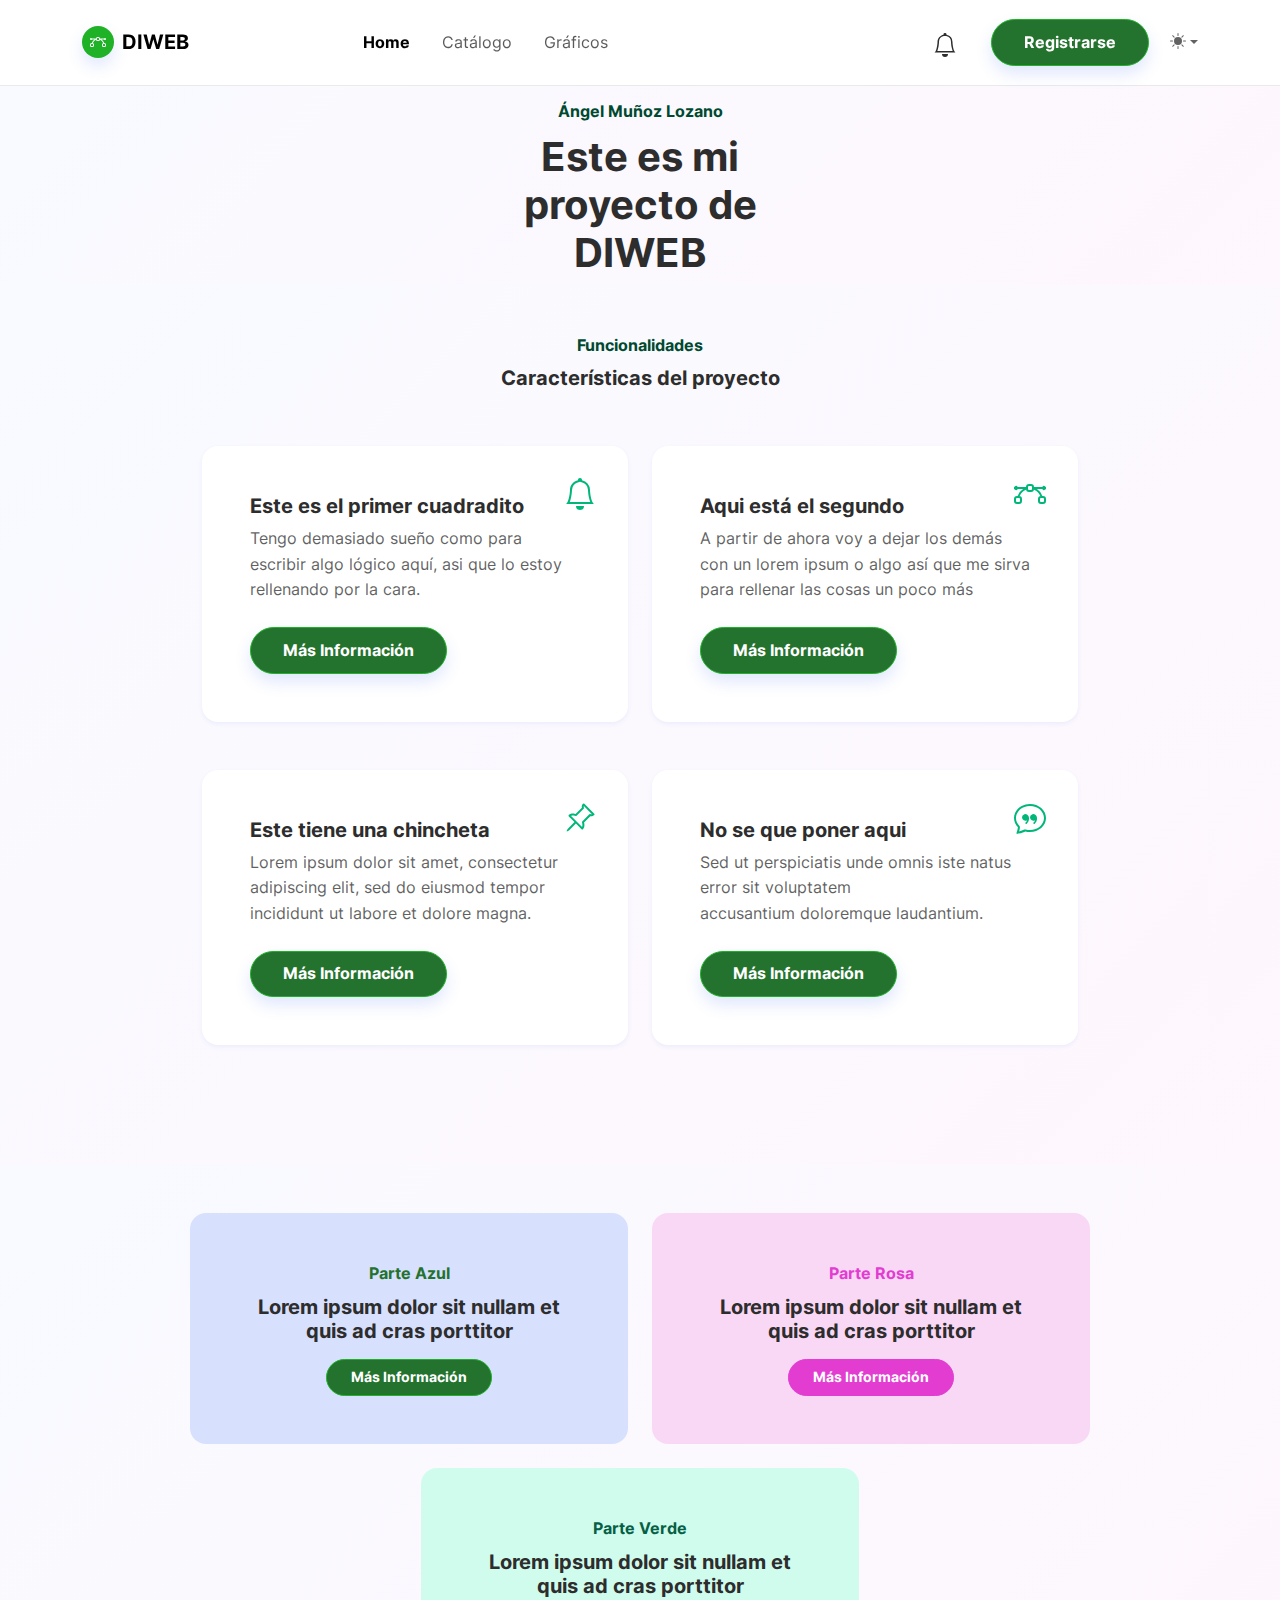
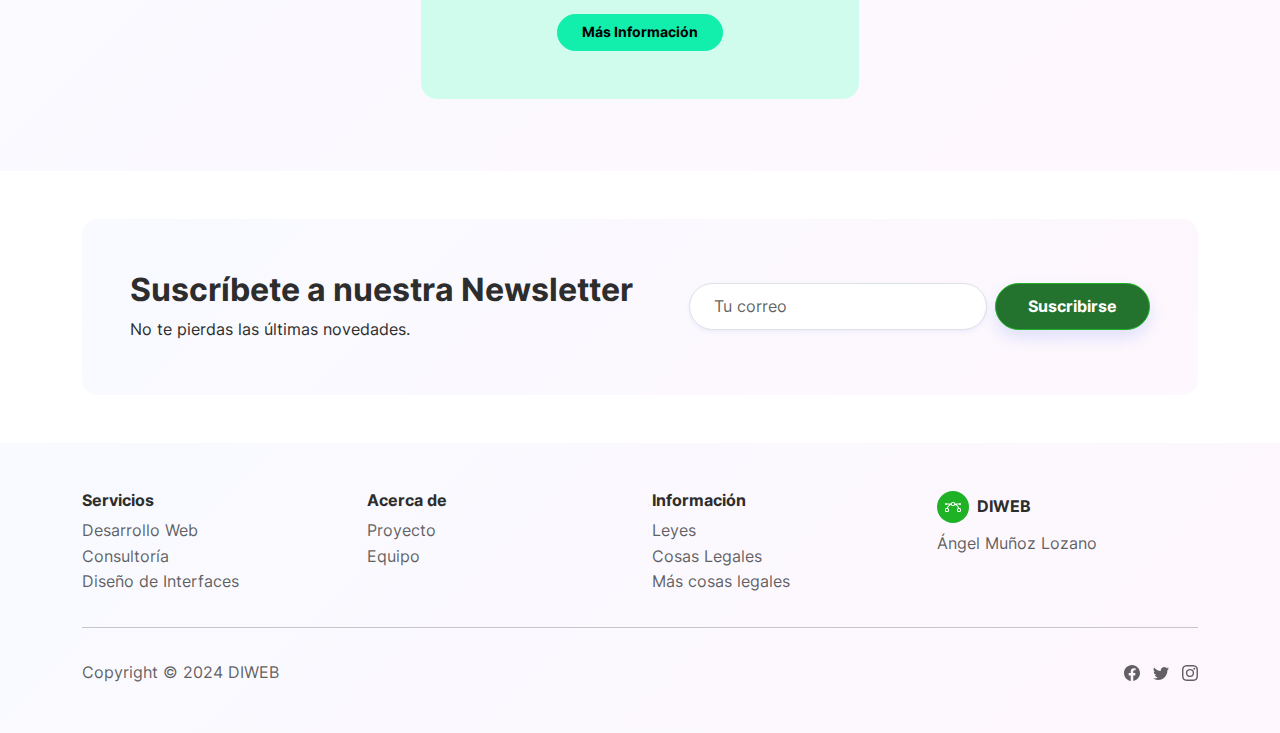
<file: index.html>
<!DOCTYPE html>
<html data-bs-theme="light" lang="es">

<head>
    <meta charset="utf-8">
    <meta name="viewport" content="width=device-width, initial-scale=1.0, shrink-to-fit=no">
    <title>Inicio - DIWEB</title>
    <meta name="author" content="amunlozb">
    <script src="assets/js/tema.js"></script>
    <link rel="stylesheet" href="assets/bootstrap/css/bootstrap.min.css">
    <link rel="stylesheet" href="assets/css/Inter.css">
    <link rel="stylesheet" href="assets/css/animate.min.css">
    <link rel="stylesheet" href="assets/css/Articles-Cards-images.css">
</head>

<body>
    <!-- Nav -->
    <nav class="navbar navbar-expand-md sticky-top navbar-shrink py-3 navbar-light" id="mainNav">
        <div class="container"><a class="navbar-brand d-flex align-items-center" href="index.html"><span class="bs-icon-sm bs-icon-circle bs-icon-primary shadow d-flex justify-content-center align-items-center me-2 bs-icon"><svg xmlns="http://www.w3.org/2000/svg" width="1em" height="1em" fill="currentColor" viewBox="0 0 16 16" class="bi bi-bezier">
                        <path fill-rule="evenodd" d="M0 10.5A1.5 1.5 0 0 1 1.5 9h1A1.5 1.5 0 0 1 4 10.5v1A1.5 1.5 0 0 1 2.5 13h-1A1.5 1.5 0 0 1 0 11.5zm1.5-.5a.5.5 0 0 0-.5.5v1a.5.5 0 0 0 .5.5h1a.5.5 0 0 0 .5-.5v-1a.5.5 0 0 0-.5-.5zm10.5.5A1.5 1.5 0 0 1 13.5 9h1a1.5 1.5 0 0 1 1.5 1.5v1a1.5 1.5 0 0 1-1.5 1.5h-1a1.5 1.5 0 0 1-1.5-1.5zm1.5-.5a.5.5 0 0 0-.5.5v1a.5.5 0 0 0 .5.5h1a.5.5 0 0 0 .5-.5v-1a.5.5 0 0 0-.5-.5zM6 4.5A1.5 1.5 0 0 1 7.5 3h1A1.5 1.5 0 0 1 10 4.5v1A1.5 1.5 0 0 1 8.5 7h-1A1.5 1.5 0 0 1 6 5.5zM7.5 4a.5.5 0 0 0-.5.5v1a.5.5 0 0 0 .5.5h1a.5.5 0 0 0 .5-.5v-1a.5.5 0 0 0-.5-.5z"></path>
                        <path d="M6 4.5H1.866a1 1 0 1 0 0 1h2.668A6.517 6.517 0 0 0 1.814 9H2.5c.123 0 .244.015.358.043a5.517 5.517 0 0 1 3.185-3.185A1.503 1.503 0 0 1 6 5.5zm3.957 1.358A1.5 1.5 0 0 0 10 5.5v-1h4.134a1 1 0 1 1 0 1h-2.668a6.517 6.517 0 0 1 2.72 3.5H13.5c-.123 0-.243.015-.358.043a5.517 5.517 0 0 0-3.185-3.185z"></path>
                    </svg></span><span>DIWEB</span></a><button data-bs-toggle="collapse" class="navbar-toggler" data-bs-target="#navcol-1"><span class="visually-hidden">Toggle navigation</span><span class="navbar-toggler-icon"></span></button>
            <div class="collapse navbar-collapse" id="navcol-1">
                <ul class="navbar-nav mx-auto">
                    <li class="nav-item"><a class="nav-link active" href="index.html">Home</a></li>
                    <li class="nav-item"><a class="nav-link" href="products.html">Catálogo</a></li>
                    <li class="nav-item"><a class="nav-link" href="graphs.html">Gráficos</a></li>
                    <li class="nav-item"></li>
                </ul><span class="align-self-center ms-auto navbar-text" style="margin-right: 10px;"><button class="btn btn-sm" type="button" data-bs-target="#toast-1" data-bs-toggle="toast" style="opacity: 1;border-style: none;" aria-label="Botón de la campana de notificaciones"><svg xmlns="http://www.w3.org/2000/svg" width="1em" height="1em" fill="currentColor" viewBox="0 0 16 16" class="bi bi-bell fs-4 text-center" data-bss-hover-animate="swing" style="transform: translate(0px) translateY(2px);padding-right: 0px;padding-left: 0px;opacity: 1;">
                            <path d="M8 16a2 2 0 0 0 2-2H6a2 2 0 0 0 2 2M8 1.918l-.797.161A4.002 4.002 0 0 0 4 6c0 .628-.134 2.197-.459 3.742-.16.767-.376 1.566-.663 2.258h10.244c-.287-.692-.502-1.49-.663-2.258C12.134 8.197 12 6.628 12 6a4.002 4.002 0 0 0-3.203-3.92L8 1.917zM14.22 12c.223.447.481.801.78 1H1c.299-.199.557-.553.78-1C2.68 10.2 3 6.88 3 6c0-2.42 1.72-4.44 4.005-4.901a1 1 0 1 1 1.99 0A5.002 5.002 0 0 1 13 6c0 .88.32 4.2 1.22 6"></path>
                        </svg></button></span><a class="btn btn-primary shadow" role="button" href="signup.html">Registrarse</a>
                <div class="theme-switcher dropdown" style="padding-left: 21px;"><a class="dropdown-toggle" aria-expanded="false" data-bs-toggle="dropdown" href="#" aria-label="Dropdown para cambiar de tema" style="--bs-primary: #3763f4;--bs-primary-rgb: 55,99,244;"><svg xmlns="http://www.w3.org/2000/svg" width="1em" height="1em" fill="currentColor" viewBox="0 0 16 16" class="bi bi-sun-fill mb-1">
                            <path d="M8 12a4 4 0 1 0 0-8 4 4 0 0 0 0 8M8 0a.5.5 0 0 1 .5.5v2a.5.5 0 0 1-1 0v-2A.5.5 0 0 1 8 0m0 13a.5.5 0 0 1 .5.5v2a.5.5 0 0 1-1 0v-2A.5.5 0 0 1 8 13m8-5a.5.5 0 0 1-.5.5h-2a.5.5 0 0 1 0-1h2a.5.5 0 0 1 .5.5M3 8a.5.5 0 0 1-.5.5h-2a.5.5 0 0 1 0-1h2A.5.5 0 0 1 3 8m10.657-5.657a.5.5 0 0 1 0 .707l-1.414 1.415a.5.5 0 1 1-.707-.708l1.414-1.414a.5.5 0 0 1 .707 0m-9.193 9.193a.5.5 0 0 1 0 .707L3.05 13.657a.5.5 0 0 1-.707-.707l1.414-1.414a.5.5 0 0 1 .707 0zm9.193 2.121a.5.5 0 0 1-.707 0l-1.414-1.414a.5.5 0 0 1 .707-.707l1.414 1.414a.5.5 0 0 1 0 .707M4.464 4.465a.5.5 0 0 1-.707 0L2.343 3.05a.5.5 0 1 1 .707-.707l1.414 1.414a.5.5 0 0 1 0 .708z"></path>
                        </svg></a>
                    <div class="dropdown-menu"><a class="dropdown-item d-flex align-items-center" href="#" data-bs-theme-value="light"><svg xmlns="http://www.w3.org/2000/svg" width="1em" height="1em" fill="currentColor" viewBox="0 0 16 16" class="bi bi-sun-fill opacity-50 me-2">
                                <path d="M8 12a4 4 0 1 0 0-8 4 4 0 0 0 0 8M8 0a.5.5 0 0 1 .5.5v2a.5.5 0 0 1-1 0v-2A.5.5 0 0 1 8 0m0 13a.5.5 0 0 1 .5.5v2a.5.5 0 0 1-1 0v-2A.5.5 0 0 1 8 13m8-5a.5.5 0 0 1-.5.5h-2a.5.5 0 0 1 0-1h2a.5.5 0 0 1 .5.5M3 8a.5.5 0 0 1-.5.5h-2a.5.5 0 0 1 0-1h2A.5.5 0 0 1 3 8m10.657-5.657a.5.5 0 0 1 0 .707l-1.414 1.415a.5.5 0 1 1-.707-.708l1.414-1.414a.5.5 0 0 1 .707 0m-9.193 9.193a.5.5 0 0 1 0 .707L3.05 13.657a.5.5 0 0 1-.707-.707l1.414-1.414a.5.5 0 0 1 .707 0zm9.193 2.121a.5.5 0 0 1-.707 0l-1.414-1.414a.5.5 0 0 1 .707-.707l1.414 1.414a.5.5 0 0 1 0 .707M4.464 4.465a.5.5 0 0 1-.707 0L2.343 3.05a.5.5 0 1 1 .707-.707l1.414 1.414a.5.5 0 0 1 0 .708z"></path>
                            </svg>Claro</a><a class="dropdown-item d-flex align-items-center" href="#" data-bs-theme-value="dark"><svg xmlns="http://www.w3.org/2000/svg" width="1em" height="1em" fill="currentColor" viewBox="0 0 16 16" class="bi bi-moon-stars-fill opacity-50 me-2">
                                <path d="M6 .278a.768.768 0 0 1 .08.858 7.208 7.208 0 0 0-.878 3.46c0 4.021 3.278 7.277 7.318 7.277.527 0 1.04-.055 1.533-.16a.787.787 0 0 1 .81.316.733.733 0 0 1-.031.893A8.349 8.349 0 0 1 8.344 16C3.734 16 0 12.286 0 7.71 0 4.266 2.114 1.312 5.124.06A.752.752 0 0 1 6 .278"></path>
                                <path d="M10.794 3.148a.217.217 0 0 1 .412 0l.387 1.162c.173.518.579.924 1.097 1.097l1.162.387a.217.217 0 0 1 0 .412l-1.162.387a1.734 1.734 0 0 0-1.097 1.097l-.387 1.162a.217.217 0 0 1-.412 0l-.387-1.162A1.734 1.734 0 0 0 9.31 6.593l-1.162-.387a.217.217 0 0 1 0-.412l1.162-.387a1.734 1.734 0 0 0 1.097-1.097l.387-1.162zM13.863.099a.145.145 0 0 1 .274 0l.258.774c.115.346.386.617.732.732l.774.258a.145.145 0 0 1 0 .274l-.774.258a1.156 1.156 0 0 0-.732.732l-.258.774a.145.145 0 0 1-.274 0l-.258-.774a1.156 1.156 0 0 0-.732-.732l-.774-.258a.145.145 0 0 1 0-.274l.774-.258c.346-.115.617-.386.732-.732L13.863.1z"></path>
                            </svg>Oscuro</a></div>
                </div>
            </div>
        </div>
    </nav>
    <!-- Toast -->
    <header class="d-flex flex-column bg-primary-gradient">
        <div class="toast fade text-start flex-row align-self-end hide" role="alert" id="toast-1" style="margin: 10px;margin-right: 20px;padding-left: 0px;margin-left: 0px;position: fixed;overflow: visible;z-index: 30;opacity: 1;transform: translate(0px) translateX(0px) translateY(0px);">
            <div class="toast-header" style="text-align: center;"><strong class="me-auto">Título</strong><small>Hace 10 min</small><button class="btn-close ms-2 mb-1 close" type="button" aria-label="Close" data-bs-dismiss="toast"></button></div>
            <div class="toast-body" role="alert" style="opacity: 1;">
                <p>Nullam id dolor id nibh ultricies vehicula ut id elit. Cras justo odio, dapibus ac facilisis in, egestas eget quam. Donec id elit non mi porta gravida at eget metus.</p>
            </div>
        </div>
        <!-- Titulo 1 -->
        <div class="container d-flex flex-column justify-content-center align-items-center pt-4 pt-xl-5" style="border-style: none;padding-top: 35px;margin-top: -33px;">
            <div class="row d-flex justify-content-center align-items-center align-content-center justify-content-xl-center align-items-xl-center pt-5">
                <div class="col-md-8 col-xl-6 text-center text-md-start" style="margin-top: -50px;">
                    <div class="text-center">
                        <p class="fw-bold text-success-emphasis mb-2">Ángel Muñoz Lozano</p>
                        <h1 class="fw-bold">Este es mi proyecto de DIWEB</h1>
                    </div>
                </div>
            </div>
        </div>
    </header>
    <!-- Titulo 2 -->
    <section class="bg-primary-gradient">
        <div class="container bg-primary-gradient py-5">
            <div class="row">
                <div class="col-md-8 col-xl-6 text-center mx-auto">
                    <p class="fw-bold text-success-emphasis mb-2">Funcionalidades</p>
                    <h5 class="fw-bold">Características del proyecto</h5>
                </div>
            </div>
            <!-- 4 Cuadrados -->
            <div class="py-5 p-lg-5">
                <div class="row row-cols-1 row-cols-md-2 mx-auto" style="max-width: 900px;">
                    <div class="col mb-5">
                        <div class="card shadow-sm">
                            <div class="card-body px-4 py-5 px-md-5">
                                <div class="bs-icon-lg d-flex justify-content-center align-items-center mb-3 bs-icon" style="top: 1rem;right: 1rem;position: absolute;"><svg xmlns="http://www.w3.org/2000/svg" width="1em" height="1em" fill="currentColor" viewBox="0 0 16 16" class="bi bi-bell text-success">
                                        <path d="M8 16a2 2 0 0 0 2-2H6a2 2 0 0 0 2 2M8 1.918l-.797.161A4.002 4.002 0 0 0 4 6c0 .628-.134 2.197-.459 3.742-.16.767-.376 1.566-.663 2.258h10.244c-.287-.692-.502-1.49-.663-2.258C12.134 8.197 12 6.628 12 6a4.002 4.002 0 0 0-3.203-3.92L8 1.917zM14.22 12c.223.447.481.801.78 1H1c.299-.199.557-.553.78-1C2.68 10.2 3 6.88 3 6c0-2.42 1.72-4.44 4.005-4.901a1 1 0 1 1 1.99 0A5.002 5.002 0 0 1 13 6c0 .88.32 4.2 1.22 6"></path>
                                    </svg></div>
                                <h5 class="fw-bold card-title">Este es el primer cuadradito</h5>
                                <p class="text-muted card-text mb-4">Tengo demasiado sueño como para escribir algo lógico aquí, asi que lo estoy rellenando por la cara.</p><button class="btn btn-primary shadow" type="button">Más Información</button>
                            </div>
                        </div>
                    </div>
                    <div class="col mb-5">
                        <div class="card shadow-sm">
                            <div class="card-body px-4 py-5 px-md-5">
                                <div class="bs-icon-lg d-flex justify-content-center align-items-center mb-3 bs-icon" style="top: 1rem;right: 1rem;position: absolute;"><svg xmlns="http://www.w3.org/2000/svg" width="1em" height="1em" fill="currentColor" viewBox="0 0 16 16" class="bi bi-bezier text-success">
                                        <path fill-rule="evenodd" d="M0 10.5A1.5 1.5 0 0 1 1.5 9h1A1.5 1.5 0 0 1 4 10.5v1A1.5 1.5 0 0 1 2.5 13h-1A1.5 1.5 0 0 1 0 11.5zm1.5-.5a.5.5 0 0 0-.5.5v1a.5.5 0 0 0 .5.5h1a.5.5 0 0 0 .5-.5v-1a.5.5 0 0 0-.5-.5zm10.5.5A1.5 1.5 0 0 1 13.5 9h1a1.5 1.5 0 0 1 1.5 1.5v1a1.5 1.5 0 0 1-1.5 1.5h-1a1.5 1.5 0 0 1-1.5-1.5zm1.5-.5a.5.5 0 0 0-.5.5v1a.5.5 0 0 0 .5.5h1a.5.5 0 0 0 .5-.5v-1a.5.5 0 0 0-.5-.5zM6 4.5A1.5 1.5 0 0 1 7.5 3h1A1.5 1.5 0 0 1 10 4.5v1A1.5 1.5 0 0 1 8.5 7h-1A1.5 1.5 0 0 1 6 5.5zM7.5 4a.5.5 0 0 0-.5.5v1a.5.5 0 0 0 .5.5h1a.5.5 0 0 0 .5-.5v-1a.5.5 0 0 0-.5-.5z"></path>
                                        <path d="M6 4.5H1.866a1 1 0 1 0 0 1h2.668A6.517 6.517 0 0 0 1.814 9H2.5c.123 0 .244.015.358.043a5.517 5.517 0 0 1 3.185-3.185A1.503 1.503 0 0 1 6 5.5zm3.957 1.358A1.5 1.5 0 0 0 10 5.5v-1h4.134a1 1 0 1 1 0 1h-2.668a6.517 6.517 0 0 1 2.72 3.5H13.5c-.123 0-.243.015-.358.043a5.517 5.517 0 0 0-3.185-3.185z"></path>
                                    </svg></div>
                                <h5 class="fw-bold card-title">Aqui está el segundo</h5>
                                <p class="text-muted card-text mb-4">A partir de ahora voy a dejar los demás con un lorem ipsum o algo así que me sirva para rellenar las cosas un poco más</p><button class="btn btn-primary shadow" type="button">Más Información</button>
                            </div>
                        </div>
                    </div>
                    <div class="col mb-4">
                        <div class="card shadow-sm">
                            <div class="card-body px-4 py-5 px-md-5">
                                <div class="bs-icon-lg d-flex justify-content-center align-items-center mb-3 bs-icon" style="top: 1rem;right: 1rem;position: absolute;"><svg xmlns="http://www.w3.org/2000/svg" width="1em" height="1em" fill="currentColor" viewBox="0 0 16 16" class="bi bi-pin-angle text-success">
                                        <path d="M9.828.722a.5.5 0 0 1 .354.146l4.95 4.95a.5.5 0 0 1 0 .707c-.48.48-1.072.588-1.503.588-.177 0-.335-.018-.46-.039l-3.134 3.134a5.927 5.927 0 0 1 .16 1.013c.046.702-.032 1.687-.72 2.375a.5.5 0 0 1-.707 0l-2.829-2.828-3.182 3.182c-.195.195-1.219.902-1.414.707-.195-.195.512-1.22.707-1.414l3.182-3.182-2.828-2.829a.5.5 0 0 1 0-.707c.688-.688 1.673-.767 2.375-.72a5.922 5.922 0 0 1 1.013.16l3.134-3.133a2.772 2.772 0 0 1-.04-.461c0-.43.108-1.022.589-1.503a.5.5 0 0 1 .353-.146zm.122 2.112v-.002zm0-.002v.002a.5.5 0 0 1-.122.51L6.293 6.878a.5.5 0 0 1-.511.12H5.78l-.014-.004a4.507 4.507 0 0 0-.288-.076 4.922 4.922 0 0 0-.765-.116c-.422-.028-.836.008-1.175.15l5.51 5.509c.141-.34.177-.753.149-1.175a4.924 4.924 0 0 0-.192-1.054l-.004-.013v-.001a.5.5 0 0 1 .12-.512l3.536-3.535a.5.5 0 0 1 .532-.115l.096.022c.087.017.208.034.344.034.114 0 .23-.011.343-.04L9.927 2.028c-.029.113-.04.23-.04.343a1.779 1.779 0 0 0 .062.46z"></path>
                                    </svg></div>
                                <h5 class="fw-bold card-title">Este tiene una chincheta</h5>
                                <p class="text-muted card-text mb-4">Lorem ipsum dolor sit amet, consectetur adipiscing elit, sed do eiusmod tempor incididunt&nbsp;ut labore et dolore magna.</p><button class="btn btn-primary shadow" type="button">Más Información</button>
                            </div>
                        </div>
                    </div>
                    <div class="col mb-4">
                        <div class="card shadow-sm">
                            <div class="card-body px-4 py-5 px-md-5">
                                <div class="bs-icon-lg d-flex justify-content-center align-items-center mb-3 bs-icon" style="top: 1rem;right: 1rem;position: absolute;"><svg xmlns="http://www.w3.org/2000/svg" width="1em" height="1em" fill="currentColor" viewBox="0 0 16 16" class="bi bi-chat-quote text-success">
                                        <path d="M2.678 11.894a1 1 0 0 1 .287.801 10.97 10.97 0 0 1-.398 2c1.395-.323 2.247-.697 2.634-.893a1 1 0 0 1 .71-.074A8.06 8.06 0 0 0 8 14c3.996 0 7-2.807 7-6 0-3.192-3.004-6-7-6S1 4.808 1 8c0 1.468.617 2.83 1.678 3.894m-.493 3.905a21.682 21.682 0 0 1-.713.129c-.2.032-.352-.176-.273-.362a9.68 9.68 0 0 0 .244-.637l.003-.01c.248-.72.45-1.548.524-2.319C.743 11.37 0 9.76 0 8c0-3.866 3.582-7 8-7s8 3.134 8 7-3.582 7-8 7a9.06 9.06 0 0 1-2.347-.306c-.52.263-1.639.742-3.468 1.105z"></path>
                                        <path d="M7.066 6.76A1.665 1.665 0 0 0 4 7.668a1.667 1.667 0 0 0 2.561 1.406c-.131.389-.375.804-.777 1.22a.417.417 0 0 0 .6.58c1.486-1.54 1.293-3.214.682-4.112zm4 0A1.665 1.665 0 0 0 8 7.668a1.667 1.667 0 0 0 2.561 1.406c-.131.389-.375.804-.777 1.22a.417.417 0 0 0 .6.58c1.486-1.54 1.293-3.214.682-4.112z"></path>
                                    </svg></div>
                                <h5 class="fw-bold card-title">No se que poner aqui</h5>
                                <p class="text-muted card-text mb-4">Sed ut perspiciatis unde omnis iste natus error sit voluptatem <br>accusantium doloremque laudantium.</p><button class="btn btn-primary shadow" type="button">Más Información</button>
                            </div>
                        </div>
                    </div>
                </div>
            </div>
        </div>
    </section>
    <!-- 3 Cuadros -->
    <section class="bg-primary-gradient">
        <div class="container py-5">
            <div class="mx-auto" style="max-width: 900px;">
                <div class="row row-cols-1 row-cols-md-2 d-flex justify-content-center">
                    <div class="col mb-4">
                        <div class="card bg-primary-subtle">
                            <div class="card-body text-center px-4 py-5 px-md-5">
                                <p class="fw-bold text-primary card-text mb-2">Parte Azul</p>
                                <h5 class="fw-bold card-title mb-3">Lorem ipsum dolor sit&nbsp;nullam et quis ad cras porttitor</h5><button class="btn btn-primary btn-sm" type="button">Más Información</button>
                            </div>
                        </div>
                    </div>
                    <div class="col mb-4">
                        <div class="card bg-secondary-subtle">
                            <div class="card-body text-center px-4 py-5 px-md-5">
                                <p class="fw-bold text-secondary card-text mb-2">Parte Rosa</p>
                                <h5 class="fw-bold card-title mb-3">Lorem ipsum dolor sit&nbsp;nullam et quis ad cras porttitor</h5><button class="btn btn-secondary btn-sm" type="button">Más Información</button>
                            </div>
                        </div>
                    </div>
                    <div class="col mb-4">
                        <div class="card bg-info-subtle">
                            <div class="card-body text-center px-4 py-5 px-md-5">
                                <p class="fw-bold text-info-emphasis card-text mb-2">Parte Verde</p>
                                <h5 class="fw-bold card-title mb-3">Lorem ipsum dolor sit&nbsp;nullam et quis ad cras porttitor</h5><button class="btn btn-info btn-sm" type="button">Más Información</button>
                            </div>
                        </div>
                    </div>
                </div>
            </div>
        </div>
    </section>
    <!-- Newsletter -->
    <section class="py-5">
        <div class="container">
            <div class="border rounded border-0 border-white d-flex flex-column justify-content-between align-items-center flex-lg-row bg-primary-gradient p-4 p-lg-5">
                <div class="text-center text-lg-start py-3 py-lg-1">
                    <h2 class="fw-bold mb-2">Suscríbete a nuestra Newsletter</h2>
                    <p class="mb-0">No te pierdas las últimas novedades.</p>
                </div>
                <form class="d-flex justify-content-center flex-wrap flex-lg-nowrap" method="post" data-bs-theme="light">
                    <div class="my-2"><input class="border rounded-pill shadow-sm form-control" type="email" name="email" placeholder="Tu correo"></div>
                    <div class="my-2"><button class="btn btn-primary shadow ms-2" type="submit">Suscribirse </button></div>
                </form>
            </div>
        </div>
    </section>
    <!-- Footer -->
    <footer class="bg-primary-gradient">
        <div class="container py-4 py-lg-5">
            <div class="row justify-content-center">
                <div class="col-sm-4 col-md-3 text-center text-lg-start d-flex flex-column">
                    <h3 class="fs-6 fw-bold">Servicios</h3>
                    <ul class="list-unstyled">
                        <li><a href="#">Desarrollo Web</a></li>
                        <li><a href="#">Consultoría</a></li>
                        <li><a href="#">Diseño de Interfaces</a></li>
                    </ul>
                </div>
                <div class="col-sm-4 col-md-3 text-center text-lg-start d-flex flex-column">
                    <h3 class="fs-6 fw-bold">Acerca de</h3>
                    <ul class="list-unstyled">
                        <li><a href="#">Proyecto</a></li>
                        <li><a href="#">Equipo</a></li>
                        <li></li>
                    </ul>
                </div>
                <div class="col-sm-4 col-md-3 text-center text-lg-start d-flex flex-column">
                    <h3 class="fs-6 fw-bold">Información</h3>
                    <ul class="list-unstyled">
                        <li><a href="#">Leyes</a></li>
                        <li><a href="#">Cosas Legales</a></li>
                        <li><a href="#">Más cosas legales</a></li>
                    </ul>
                </div>
                <div class="col-lg-3 text-center text-lg-start d-flex flex-column align-items-center order-first align-items-lg-start order-lg-last">
                    <div class="fw-bold d-flex align-items-center mb-2"><span class="bs-icon-sm bs-icon-circle bs-icon-primary d-flex justify-content-center align-items-center bs-icon me-2"><svg xmlns="http://www.w3.org/2000/svg" width="1em" height="1em" fill="currentColor" viewBox="0 0 16 16" class="bi bi-bezier">
                                <path fill-rule="evenodd" d="M0 10.5A1.5 1.5 0 0 1 1.5 9h1A1.5 1.5 0 0 1 4 10.5v1A1.5 1.5 0 0 1 2.5 13h-1A1.5 1.5 0 0 1 0 11.5zm1.5-.5a.5.5 0 0 0-.5.5v1a.5.5 0 0 0 .5.5h1a.5.5 0 0 0 .5-.5v-1a.5.5 0 0 0-.5-.5zm10.5.5A1.5 1.5 0 0 1 13.5 9h1a1.5 1.5 0 0 1 1.5 1.5v1a1.5 1.5 0 0 1-1.5 1.5h-1a1.5 1.5 0 0 1-1.5-1.5zm1.5-.5a.5.5 0 0 0-.5.5v1a.5.5 0 0 0 .5.5h1a.5.5 0 0 0 .5-.5v-1a.5.5 0 0 0-.5-.5zM6 4.5A1.5 1.5 0 0 1 7.5 3h1A1.5 1.5 0 0 1 10 4.5v1A1.5 1.5 0 0 1 8.5 7h-1A1.5 1.5 0 0 1 6 5.5zM7.5 4a.5.5 0 0 0-.5.5v1a.5.5 0 0 0 .5.5h1a.5.5 0 0 0 .5-.5v-1a.5.5 0 0 0-.5-.5z"></path>
                                <path d="M6 4.5H1.866a1 1 0 1 0 0 1h2.668A6.517 6.517 0 0 0 1.814 9H2.5c.123 0 .244.015.358.043a5.517 5.517 0 0 1 3.185-3.185A1.503 1.503 0 0 1 6 5.5zm3.957 1.358A1.5 1.5 0 0 0 10 5.5v-1h4.134a1 1 0 1 1 0 1h-2.668a6.517 6.517 0 0 1 2.72 3.5H13.5c-.123 0-.243.015-.358.043a5.517 5.517 0 0 0-3.185-3.185z"></path>
                            </svg></span><span>DIWEB</span></div>
                    <p class="text-muted">Ángel Muñoz Lozano</p>
                </div>
            </div>
            <hr>
            <div class="text-muted d-flex justify-content-between align-items-center pt-3">
                <p class="mb-0">Copyright © 2024 DIWEB</p>
                <ul class="list-inline mb-0">
                    <li class="list-inline-item"><svg xmlns="http://www.w3.org/2000/svg" width="1em" height="1em" fill="currentColor" viewBox="0 0 16 16" class="bi bi-facebook">
                            <path d="M16 8.049c0-4.446-3.582-8.05-8-8.05C3.58 0-.002 3.603-.002 8.05c0 4.017 2.926 7.347 6.75 7.951v-5.625h-2.03V8.05H6.75V6.275c0-2.017 1.195-3.131 3.022-3.131.876 0 1.791.157 1.791.157v1.98h-1.009c-.993 0-1.303.621-1.303 1.258v1.51h2.218l-.354 2.326H9.25V16c3.824-.604 6.75-3.934 6.75-7.951"></path>
                        </svg></li>
                    <li class="list-inline-item"><svg xmlns="http://www.w3.org/2000/svg" width="1em" height="1em" fill="currentColor" viewBox="0 0 16 16" class="bi bi-twitter">
                            <path d="M5.026 15c6.038 0 9.341-5.003 9.341-9.334 0-.14 0-.282-.006-.422A6.685 6.685 0 0 0 16 3.542a6.658 6.658 0 0 1-1.889.518 3.301 3.301 0 0 0 1.447-1.817 6.533 6.533 0 0 1-2.087.793A3.286 3.286 0 0 0 7.875 6.03a9.325 9.325 0 0 1-6.767-3.429 3.289 3.289 0 0 0 1.018 4.382A3.323 3.323 0 0 1 .64 6.575v.045a3.288 3.288 0 0 0 2.632 3.218 3.203 3.203 0 0 1-.865.115 3.23 3.23 0 0 1-.614-.057 3.283 3.283 0 0 0 3.067 2.277A6.588 6.588 0 0 1 .78 13.58a6.32 6.32 0 0 1-.78-.045A9.344 9.344 0 0 0 5.026 15"></path>
                        </svg></li>
                    <li class="list-inline-item"><svg xmlns="http://www.w3.org/2000/svg" width="1em" height="1em" fill="currentColor" viewBox="0 0 16 16" class="bi bi-instagram">
                            <path d="M8 0C5.829 0 5.556.01 4.703.048 3.85.088 3.269.222 2.76.42a3.917 3.917 0 0 0-1.417.923A3.927 3.927 0 0 0 .42 2.76C.222 3.268.087 3.85.048 4.7.01 5.555 0 5.827 0 8.001c0 2.172.01 2.444.048 3.297.04.852.174 1.433.372 1.942.205.526.478.972.923 1.417.444.445.89.719 1.416.923.51.198 1.09.333 1.942.372C5.555 15.99 5.827 16 8 16s2.444-.01 3.298-.048c.851-.04 1.434-.174 1.943-.372a3.916 3.916 0 0 0 1.416-.923c.445-.445.718-.891.923-1.417.197-.509.332-1.09.372-1.942C15.99 10.445 16 10.173 16 8s-.01-2.445-.048-3.299c-.04-.851-.175-1.433-.372-1.941a3.926 3.926 0 0 0-.923-1.417A3.911 3.911 0 0 0 13.24.42c-.51-.198-1.092-.333-1.943-.372C10.443.01 10.172 0 7.998 0h.003zm-.717 1.442h.718c2.136 0 2.389.007 3.232.046.78.035 1.204.166 1.486.275.373.145.64.319.92.599.28.28.453.546.598.92.11.281.24.705.275 1.485.039.843.047 1.096.047 3.231s-.008 2.389-.047 3.232c-.035.78-.166 1.203-.275 1.485a2.47 2.47 0 0 1-.599.919c-.28.28-.546.453-.92.598-.28.11-.704.24-1.485.276-.843.038-1.096.047-3.232.047s-2.39-.009-3.233-.047c-.78-.036-1.203-.166-1.485-.276a2.478 2.478 0 0 1-.92-.598 2.48 2.48 0 0 1-.6-.92c-.109-.281-.24-.705-.275-1.485-.038-.843-.046-1.096-.046-3.233 0-2.136.008-2.388.046-3.231.036-.78.166-1.204.276-1.486.145-.373.319-.64.599-.92.28-.28.546-.453.92-.598.282-.11.705-.24 1.485-.276.738-.034 1.024-.044 2.515-.045v.002zm4.988 1.328a.96.96 0 1 0 0 1.92.96.96 0 0 0 0-1.92zm-4.27 1.122a4.109 4.109 0 1 0 0 8.217 4.109 4.109 0 0 0 0-8.217zm0 1.441a2.667 2.667 0 1 1 0 5.334 2.667 2.667 0 0 1 0-5.334"></path>
                        </svg></li>
                </ul>
            </div>
        </div>
    </footer>
    <script src="assets/bootstrap/js/bootstrap.min.js"></script>
    <script src="assets/js/bs-init.js"></script>
</body>

</html>
</file>
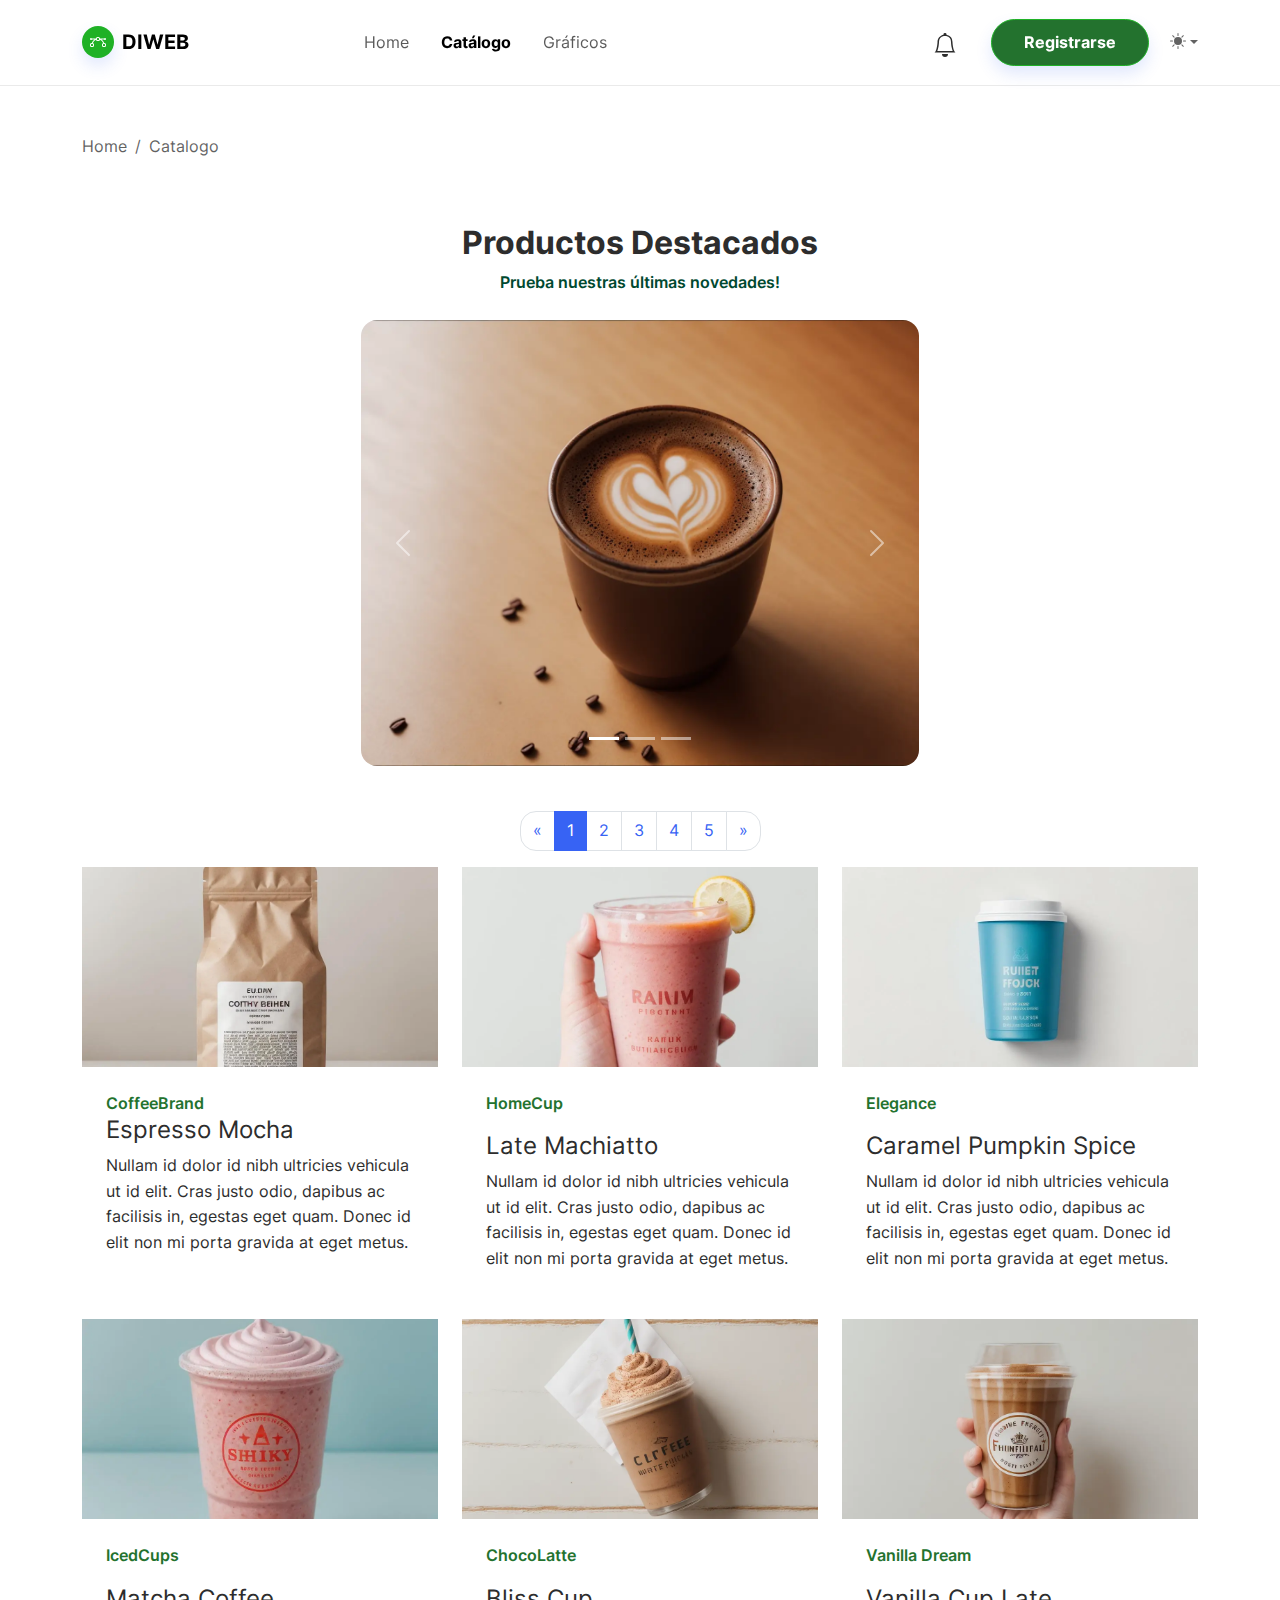
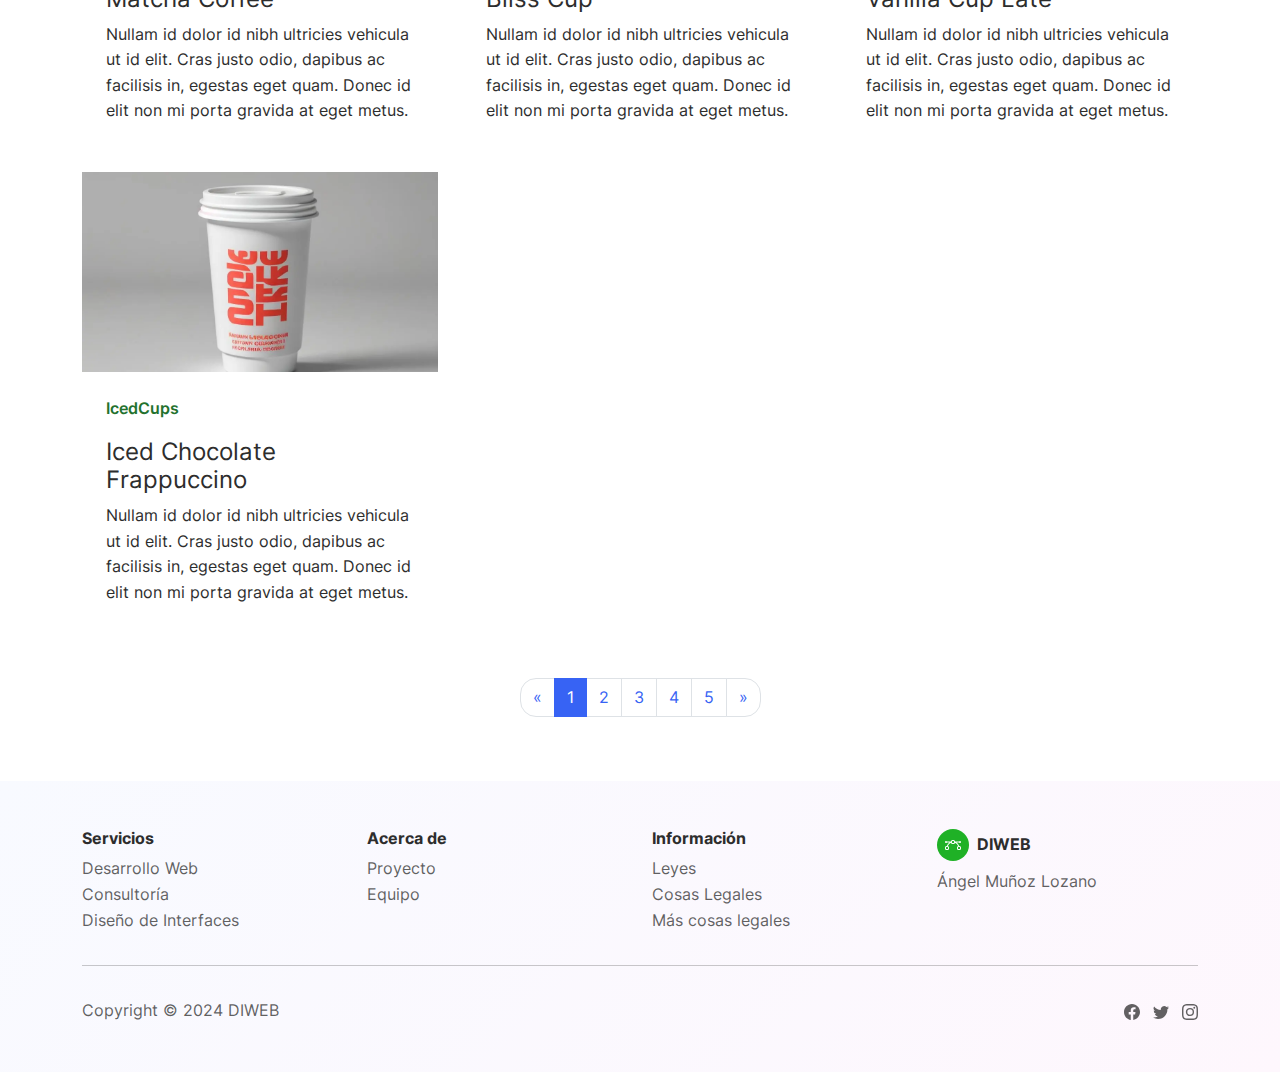
<file: products.html>
<!DOCTYPE html>
<html data-bs-theme="light" lang="en">

<head>
    <meta charset="utf-8">
    <meta name="viewport" content="width=device-width, initial-scale=1.0, shrink-to-fit=no">
    <title>Catálogo - DIWEB</title>
    <meta name="author" content="amunlozb">
    <script src="assets/js/tema.js"></script>
    <link rel="stylesheet" href="assets/bootstrap/css/bootstrap.min.css">
    <link rel="stylesheet" href="assets/css/Inter.css">
    <link rel="stylesheet" href="assets/css/animate.min.css">
    <link rel="stylesheet" href="assets/css/Articles-Cards-images.css">
</head>

<body>
    <!-- Nav -->
    <nav class="navbar navbar-expand-md sticky-top navbar-shrink py-3 navbar-light" id="mainNav">
        <div class="container"><a class="navbar-brand d-flex align-items-center" href="index.html"><span class="bs-icon-sm bs-icon-circle bs-icon-primary shadow d-flex justify-content-center align-items-center me-2 bs-icon"><svg xmlns="http://www.w3.org/2000/svg" width="1em" height="1em" fill="currentColor" viewBox="0 0 16 16" class="bi bi-bezier">
                        <path fill-rule="evenodd" d="M0 10.5A1.5 1.5 0 0 1 1.5 9h1A1.5 1.5 0 0 1 4 10.5v1A1.5 1.5 0 0 1 2.5 13h-1A1.5 1.5 0 0 1 0 11.5zm1.5-.5a.5.5 0 0 0-.5.5v1a.5.5 0 0 0 .5.5h1a.5.5 0 0 0 .5-.5v-1a.5.5 0 0 0-.5-.5zm10.5.5A1.5 1.5 0 0 1 13.5 9h1a1.5 1.5 0 0 1 1.5 1.5v1a1.5 1.5 0 0 1-1.5 1.5h-1a1.5 1.5 0 0 1-1.5-1.5zm1.5-.5a.5.5 0 0 0-.5.5v1a.5.5 0 0 0 .5.5h1a.5.5 0 0 0 .5-.5v-1a.5.5 0 0 0-.5-.5zM6 4.5A1.5 1.5 0 0 1 7.5 3h1A1.5 1.5 0 0 1 10 4.5v1A1.5 1.5 0 0 1 8.5 7h-1A1.5 1.5 0 0 1 6 5.5zM7.5 4a.5.5 0 0 0-.5.5v1a.5.5 0 0 0 .5.5h1a.5.5 0 0 0 .5-.5v-1a.5.5 0 0 0-.5-.5z"></path>
                        <path d="M6 4.5H1.866a1 1 0 1 0 0 1h2.668A6.517 6.517 0 0 0 1.814 9H2.5c.123 0 .244.015.358.043a5.517 5.517 0 0 1 3.185-3.185A1.503 1.503 0 0 1 6 5.5zm3.957 1.358A1.5 1.5 0 0 0 10 5.5v-1h4.134a1 1 0 1 1 0 1h-2.668a6.517 6.517 0 0 1 2.72 3.5H13.5c-.123 0-.243.015-.358.043a5.517 5.517 0 0 0-3.185-3.185z"></path>
                    </svg></span><span>DIWEB</span></a><button data-bs-toggle="collapse" class="navbar-toggler" data-bs-target="#navcol-1"><span class="visually-hidden">Toggle navigation</span><span class="navbar-toggler-icon"></span></button>
            <div class="collapse navbar-collapse" id="navcol-1">
                <ul class="navbar-nav mx-auto">
                    <li class="nav-item"><a class="nav-link" href="index.html">Home</a></li>
                    <li class="nav-item"><a class="nav-link active" href="products.html">Catálogo</a></li>
                    <li class="nav-item"><a class="nav-link" href="graphs.html">Gráficos</a></li>
                    <li class="nav-item"></li>
                </ul><span class="align-self-center ms-auto navbar-text" style="margin-right: 10px;"><button class="btn btn-sm" type="button" data-bs-target="#toast-1" data-bs-toggle="toast" style="opacity: 1;border-style: none;" aria-label="Botón de la campana de notificaciones"><svg xmlns="http://www.w3.org/2000/svg" width="1em" height="1em" fill="currentColor" viewBox="0 0 16 16" class="bi bi-bell fs-4 text-center" data-bss-hover-animate="swing" style="transform: translate(0px) translateY(2px);padding-right: 0px;padding-left: 0px;opacity: 1;">
                            <path d="M8 16a2 2 0 0 0 2-2H6a2 2 0 0 0 2 2M8 1.918l-.797.161A4.002 4.002 0 0 0 4 6c0 .628-.134 2.197-.459 3.742-.16.767-.376 1.566-.663 2.258h10.244c-.287-.692-.502-1.49-.663-2.258C12.134 8.197 12 6.628 12 6a4.002 4.002 0 0 0-3.203-3.92L8 1.917zM14.22 12c.223.447.481.801.78 1H1c.299-.199.557-.553.78-1C2.68 10.2 3 6.88 3 6c0-2.42 1.72-4.44 4.005-4.901a1 1 0 1 1 1.99 0A5.002 5.002 0 0 1 13 6c0 .88.32 4.2 1.22 6"></path>
                        </svg></button></span><a class="btn btn-primary shadow" role="button" href="signup.html">Registrarse</a>
                <div class="theme-switcher dropdown" style="padding-left: 21px;"><a class="dropdown-toggle" aria-expanded="false" data-bs-toggle="dropdown" href="#" aria-label="Dropdown para cambiar de tema" style="--bs-primary: #3763f4;--bs-primary-rgb: 55,99,244;"><svg xmlns="http://www.w3.org/2000/svg" width="1em" height="1em" fill="currentColor" viewBox="0 0 16 16" class="bi bi-sun-fill mb-1">
                            <path d="M8 12a4 4 0 1 0 0-8 4 4 0 0 0 0 8M8 0a.5.5 0 0 1 .5.5v2a.5.5 0 0 1-1 0v-2A.5.5 0 0 1 8 0m0 13a.5.5 0 0 1 .5.5v2a.5.5 0 0 1-1 0v-2A.5.5 0 0 1 8 13m8-5a.5.5 0 0 1-.5.5h-2a.5.5 0 0 1 0-1h2a.5.5 0 0 1 .5.5M3 8a.5.5 0 0 1-.5.5h-2a.5.5 0 0 1 0-1h2A.5.5 0 0 1 3 8m10.657-5.657a.5.5 0 0 1 0 .707l-1.414 1.415a.5.5 0 1 1-.707-.708l1.414-1.414a.5.5 0 0 1 .707 0m-9.193 9.193a.5.5 0 0 1 0 .707L3.05 13.657a.5.5 0 0 1-.707-.707l1.414-1.414a.5.5 0 0 1 .707 0zm9.193 2.121a.5.5 0 0 1-.707 0l-1.414-1.414a.5.5 0 0 1 .707-.707l1.414 1.414a.5.5 0 0 1 0 .707M4.464 4.465a.5.5 0 0 1-.707 0L2.343 3.05a.5.5 0 1 1 .707-.707l1.414 1.414a.5.5 0 0 1 0 .708z"></path>
                        </svg></a>
                    <div class="dropdown-menu"><a class="dropdown-item d-flex align-items-center" href="#" data-bs-theme-value="light"><svg xmlns="http://www.w3.org/2000/svg" width="1em" height="1em" fill="currentColor" viewBox="0 0 16 16" class="bi bi-sun-fill opacity-50 me-2">
                                <path d="M8 12a4 4 0 1 0 0-8 4 4 0 0 0 0 8M8 0a.5.5 0 0 1 .5.5v2a.5.5 0 0 1-1 0v-2A.5.5 0 0 1 8 0m0 13a.5.5 0 0 1 .5.5v2a.5.5 0 0 1-1 0v-2A.5.5 0 0 1 8 13m8-5a.5.5 0 0 1-.5.5h-2a.5.5 0 0 1 0-1h2a.5.5 0 0 1 .5.5M3 8a.5.5 0 0 1-.5.5h-2a.5.5 0 0 1 0-1h2A.5.5 0 0 1 3 8m10.657-5.657a.5.5 0 0 1 0 .707l-1.414 1.415a.5.5 0 1 1-.707-.708l1.414-1.414a.5.5 0 0 1 .707 0m-9.193 9.193a.5.5 0 0 1 0 .707L3.05 13.657a.5.5 0 0 1-.707-.707l1.414-1.414a.5.5 0 0 1 .707 0zm9.193 2.121a.5.5 0 0 1-.707 0l-1.414-1.414a.5.5 0 0 1 .707-.707l1.414 1.414a.5.5 0 0 1 0 .707M4.464 4.465a.5.5 0 0 1-.707 0L2.343 3.05a.5.5 0 1 1 .707-.707l1.414 1.414a.5.5 0 0 1 0 .708z"></path>
                            </svg>Claro</a><a class="dropdown-item d-flex align-items-center" href="#" data-bs-theme-value="dark"><svg xmlns="http://www.w3.org/2000/svg" width="1em" height="1em" fill="currentColor" viewBox="0 0 16 16" class="bi bi-moon-stars-fill opacity-50 me-2">
                                <path d="M6 .278a.768.768 0 0 1 .08.858 7.208 7.208 0 0 0-.878 3.46c0 4.021 3.278 7.277 7.318 7.277.527 0 1.04-.055 1.533-.16a.787.787 0 0 1 .81.316.733.733 0 0 1-.031.893A8.349 8.349 0 0 1 8.344 16C3.734 16 0 12.286 0 7.71 0 4.266 2.114 1.312 5.124.06A.752.752 0 0 1 6 .278"></path>
                                <path d="M10.794 3.148a.217.217 0 0 1 .412 0l.387 1.162c.173.518.579.924 1.097 1.097l1.162.387a.217.217 0 0 1 0 .412l-1.162.387a1.734 1.734 0 0 0-1.097 1.097l-.387 1.162a.217.217 0 0 1-.412 0l-.387-1.162A1.734 1.734 0 0 0 9.31 6.593l-1.162-.387a.217.217 0 0 1 0-.412l1.162-.387a1.734 1.734 0 0 0 1.097-1.097l.387-1.162zM13.863.099a.145.145 0 0 1 .274 0l.258.774c.115.346.386.617.732.732l.774.258a.145.145 0 0 1 0 .274l-.774.258a1.156 1.156 0 0 0-.732.732l-.258.774a.145.145 0 0 1-.274 0l-.258-.774a1.156 1.156 0 0 0-.732-.732l-.774-.258a.145.145 0 0 1 0-.274l.774-.258c.346-.115.617-.386.732-.732L13.863.1z"></path>
                            </svg>Oscuro</a></div>
                </div>
            </div>
        </div>
    </nav>
    <!-- Toast -->
    <section class="d-flex flex-column py-5">
        <div class="toast fade text-start flex-row align-self-end hide" role="alert" id="toast-1" style="position: fixed;overflow: visible;z-index: 30;opacity: 1;transform: translate(0px) translateX(0px) translateY(0px);margin-right: 20px;margin-top: -30px;">
            <div class="toast-header" style="text-align: center;"><strong class="me-auto">Título</strong><small>hace 10 min</small><button class="btn-close ms-2 mb-1 close" type="button" aria-label="Cerrar" data-bs-dismiss="toast"></button></div>
            <div class="toast-body" role="alert" style="opacity: 1;">
                <p>Nullam id dolor id nibh ultricies vehicula ut id elit. Cras justo odio, dapibus ac facilisis in, egestas eget quam. Donec id elit non mi porta gravida at eget metus.</p>
            </div>
        </div>
        <!-- Breadcrumbs -->
        <div class="container">
            <ol class="breadcrumb">
                <li class="breadcrumb-item"><a href="index.html"><span>Home</span></a></li>
                <li class="breadcrumb-item"><a href="#"><span>Catalogo</span></a></li>
            </ol>
        </div>
        <!-- Titulo -->
        <div class="container py-4 py-xl-5">
            <div class="row mb-5">
                <div class="col-md-8 col-xl-6 text-center mx-auto">
                    <h2 class="fw-bold">Productos Destacados</h2>
                    <p class="w-lg-50 fw-semibold text-success-emphasis">Prueba nuestras últimas novedades!</p>
                </div>
            </div>
            <!-- Carousel -->
            <div class="row" style="margin-bottom: 45px;">
                <div class="col d-flex justify-content-center" style="margin-top: -40px;">
                    <div class="carousel slide" data-bs-ride="false" id="carousel-1" style="width: 50%;">
                        <div class="carousel-inner">
                            <div class="carousel-item active"><img class="rounded w-100 d-block d-flex justify-content-center" src="assets/img/carousel/carousel1.webp" alt="Imagen de Café Marron con un corazón"></div>
                            <div class="carousel-item"><img class="rounded w-100 d-block" src="assets/img/carousel/carousel2.webp" alt="Imagen de Café verde natural"></div>
                            <div class="carousel-item"><img class="rounded w-100 d-block" src="assets/img/carousel/carousel3.webp" alt="Imagen de Café Rosa"></div>
                        </div>
                        <div><a class="carousel-control-prev" href="#carousel-1" role="button" data-bs-slide="prev" aria-label="botón anterior imagen"><span class="carousel-control-prev-icon"></span><span class="visually-hidden">Previous</span></a><a class="carousel-control-next" href="#carousel-1" role="button" data-bs-slide="next"><span class="carousel-control-next-icon" aria-label="Botón siguiente imagen"></span><span class="visually-hidden">Next</span></a></div>
                        <div class="carousel-indicators"><button type="button" data-bs-target="#carousel-1" data-bs-slide-to="0" class="active" aria-label="Carousel posición 1"></button> <button type="button" data-bs-target="#carousel-1" data-bs-slide-to="1" aria-label="Carousel posición 2"></button> <button type="button" data-bs-target="#carousel-1" data-bs-slide-to="2" aria-label="Carousel posición 3"></button></div>
                    </div>
                </div>
            </div>
            <!-- Paginacion (arriba) -->
            <div class="row">
                <div class="col d-flex justify-content-center">
                    <nav>
                        <ul class="pagination">
                            <li class="page-item"><a class="page-link" aria-label="Siguiente" href="#"><span aria-hidden="true">«</span></a></li>
                            <li class="page-item"><a class="page-link active" href="#">1</a></li>
                            <li class="page-item"><a class="page-link" href="#">2</a></li>
                            <li class="page-item"><a class="page-link" href="#">3</a></li>
                            <li class="page-item"><a class="page-link" href="#">4</a></li>
                            <li class="page-item"><a class="page-link" href="#">5</a></li>
                            <li class="page-item"><a class="page-link" aria-label="Anterior" href="#"><span aria-hidden="true">»</span></a></li>
                        </ul>
                    </nav>
                </div>
            </div>
            <!-- Productos -->
            <div class="row gy-4 row-cols-1 row-cols-md-2 row-cols-xl-3">
                <div class="col">
                    <div class="card"><img class="card-img-top w-100 d-block fit-cover" style="height: 200px;" src="assets/img/products/product-img1.webp" alt="Imagen de café bolsa">
                        <div class="card-body p-4" style="padding-top: 5px;">
                            <p class="text-start text-primary card-text mb-0 fw-semibold" aria-label="Marca: CoffeeBrand">CoffeeBrand</p>
                            <span aria-label="Nombre del Producto:"></span><h4 class="card-title">Espresso Mocha</h4>
                            <span aria-label="Descripción:"></span><p class="card-text">Nullam id dolor id nibh ultricies vehicula ut id elit. Cras justo odio, dapibus ac facilisis in, egestas eget quam. Donec id elit non mi porta gravida at eget metus.</p>
                        </div>
                    </div>
                </div>
                <div class="col">
                    <div class="card"><img class="card-img-top w-100 d-block fit-cover" style="height: 200px;" src="assets/img/products/product-img2.webp" alt="Imagen de café rosa">
                        <div class="card-body p-4">
                            <p class="text-primary  fw-semibold" aria-label="Marca: HomeCup">HomeCup</p>
                            <span aria-label="Nombre del Producto:"></span><h4 class="card-title">Late Machiatto</h4>
                            <span aria-label="Descripción:"></span><p class="card-text">Nullam id dolor id nibh ultricies vehicula ut id elit. Cras justo odio, dapibus ac facilisis in, egestas eget quam. Donec id elit non mi porta gravida at eget metus.</p>
                        </div>
                    </div>
                </div>
                <div class="col">
                    <div class="card"><img class="card-img-top w-100 d-block fit-cover" style="height: 200px;" src="assets/img/products/product-img3.webp" alt="Imagen de café azul">
                        <div class="card-body p-4">
                            <p class="text-primary  fw-semibold" aria-label="Marca: Elegance">Elegance</p>
                            <span aria-label="Nombre del Producto:"></span><h4 class="card-title">Caramel Pumpkin Spice</h4>
                            <span aria-label="Descripción:"></span><p class="card-text">Nullam id dolor id nibh ultricies vehicula ut id elit. Cras justo odio, dapibus ac facilisis in, egestas eget quam. Donec id elit non mi porta gravida at eget metus.</p>
                        </div>
                    </div>
                </div>
                <div class="col">
                    <div class="card"><img class="card-img-top w-100 d-block fit-cover" style="height: 200px;" src="assets/img/products/product-img4.webp" alt="Imagen de café helado rosa">
                        <div class="card-body p-4">
                            <p class="text-primary  fw-semibold" aria-label="Marca: IcedCups">IcedCups</p>
                            <span aria-label="Nombre del Producto:"></span><h4 class="card-title">Matcha Coffee</h4>
                            <span aria-label="Descripción:"></span><p class="card-text">Nullam id dolor id nibh ultricies vehicula ut id elit. Cras justo odio, dapibus ac facilisis in, egestas eget quam. Donec id elit non mi porta gravida at eget metus.</p>
                        </div>
                    </div>
                </div>
                <div class="col">
                    <div class="card"><img class="card-img-top w-100 d-block fit-cover" style="height: 200px;" src="assets/img/products/product-img5.webp" alt="Imagen de café bliss">
                        <div class="card-body p-4">
                            <p class="text-primary  fw-semibold" aria-label="Marca: ChocoLatte">ChocoLatte</p>
                            <span aria-label="Nombre del Producto:"></span><h4 class="card-title">Bliss Cup</h4>
                            <span aria-label="Descripción:"></span><p class="card-text">Nullam id dolor id nibh ultricies vehicula ut id elit. Cras justo odio, dapibus ac facilisis in, egestas eget quam. Donec id elit non mi porta gravida at eget metus.</p>
                        </div>
                    </div>
                </div>
                <div class="col">
                    <div class="card"><img class="card-img-top w-100 d-block fit-cover" style="height: 200px;" src="assets/img/products/product-img6.webp" alt="Imagen de café late">
                        <div class="card-body p-4">
                            <p class="text-primary  fw-semibold" aria-label="Marca: Vanilla Dream">Vanilla Dream</p>
                            <span aria-label="Nombre del Producto:"></span><h4 class="card-title">Vanilla Cup Late</h4>
                            <span aria-label="Descripción:"></span><p class="card-text">Nullam id dolor id nibh ultricies vehicula ut id elit. Cras justo odio, dapibus ac facilisis in, egestas eget quam. Donec id elit non mi porta gravida at eget metus.</p>
                        </div>
                    </div>
                </div>
                <div class="col">
                    <div class="card"><img class="card-img-top w-100 d-block fit-cover" style="height: 200px;" src="assets/img/products/product-img7.webp" alt="Imagen de café en plastico blanco">
                        <div class="card-body p-4">
                            <p class="text-primary  fw-semibold" aria-label="Marca: IcedCups">IcedCups</p>
                            <span aria-label="Nombre del Producto:"></span><h4 class="card-title">Iced Chocolate Frappuccino</h4>
                            <span aria-label="Descripción:"></span><p class="card-text">Nullam id dolor id nibh ultricies vehicula ut id elit. Cras justo odio, dapibus ac facilisis in, egestas eget quam. Donec id elit non mi porta gravida at eget metus.</p>
                        </div>
                    </div>
                </div>
            </div>
        </div>
        <!-- Paginación (abajo) -->
        <div class="container d-flex justify-content-center">
            <nav>
                <ul class="pagination">
                    <li class="page-item"><a class="page-link" aria-label="Anterior" href="#"><span aria-hidden="true">«</span></a></li>
                    <li class="page-item"><a class="page-link active" href="#">1</a></li>
                    <li class="page-item"><a class="page-link" href="#">2</a></li>
                    <li class="page-item"><a class="page-link" href="#">3</a></li>
                    <li class="page-item"><a class="page-link" href="#">4</a></li>
                    <li class="page-item"><a class="page-link" href="#">5</a></li>
                    <li class="page-item"><a class="page-link" aria-label="Siguiente" href="#"><span aria-hidden="true">»</span></a></li>
                </ul>
            </nav>
        </div>
    </section>
    <!-- Footer -->
    <footer class="bg-primary-gradient">
        <div class="container py-4 py-lg-5">
            <div class="row justify-content-center">
                <div class="col-sm-4 col-md-3 text-center text-lg-start d-flex flex-column">
                    <h3 class="fs-6 fw-bold">Servicios</h3>
                    <ul class="list-unstyled">
                        <li><a href="#">Desarrollo Web</a></li>
                        <li><a href="#">Consultoría</a></li>
                        <li><a href="#">Diseño de Interfaces</a></li>
                    </ul>
                </div>
                <div class="col-sm-4 col-md-3 text-center text-lg-start d-flex flex-column">
                    <h3 class="fs-6 fw-bold">Acerca de</h3>
                    <ul class="list-unstyled">
                        <li><a href="#">Proyecto</a></li>
                        <li><a href="#">Equipo</a></li>
                        <li></li>
                    </ul>
                </div>
                <div class="col-sm-4 col-md-3 text-center text-lg-start d-flex flex-column">
                    <h3 class="fs-6 fw-bold">Información</h3>
                    <ul class="list-unstyled">
                        <li><a href="#">Leyes</a></li>
                        <li><a href="#">Cosas Legales</a></li>
                        <li><a href="#">Más cosas legales</a></li>
                    </ul>
                </div>
                <div class="col-lg-3 text-center text-lg-start d-flex flex-column align-items-center order-first align-items-lg-start order-lg-last">
                    <div class="fw-bold d-flex align-items-center mb-2"><span class="bs-icon-sm bs-icon-circle bs-icon-primary d-flex justify-content-center align-items-center bs-icon me-2"><svg xmlns="http://www.w3.org/2000/svg" width="1em" height="1em" fill="currentColor" viewBox="0 0 16 16" class="bi bi-bezier">
                                <path fill-rule="evenodd" d="M0 10.5A1.5 1.5 0 0 1 1.5 9h1A1.5 1.5 0 0 1 4 10.5v1A1.5 1.5 0 0 1 2.5 13h-1A1.5 1.5 0 0 1 0 11.5zm1.5-.5a.5.5 0 0 0-.5.5v1a.5.5 0 0 0 .5.5h1a.5.5 0 0 0 .5-.5v-1a.5.5 0 0 0-.5-.5zm10.5.5A1.5 1.5 0 0 1 13.5 9h1a1.5 1.5 0 0 1 1.5 1.5v1a1.5 1.5 0 0 1-1.5 1.5h-1a1.5 1.5 0 0 1-1.5-1.5zm1.5-.5a.5.5 0 0 0-.5.5v1a.5.5 0 0 0 .5.5h1a.5.5 0 0 0 .5-.5v-1a.5.5 0 0 0-.5-.5zM6 4.5A1.5 1.5 0 0 1 7.5 3h1A1.5 1.5 0 0 1 10 4.5v1A1.5 1.5 0 0 1 8.5 7h-1A1.5 1.5 0 0 1 6 5.5zM7.5 4a.5.5 0 0 0-.5.5v1a.5.5 0 0 0 .5.5h1a.5.5 0 0 0 .5-.5v-1a.5.5 0 0 0-.5-.5z"></path>
                                <path d="M6 4.5H1.866a1 1 0 1 0 0 1h2.668A6.517 6.517 0 0 0 1.814 9H2.5c.123 0 .244.015.358.043a5.517 5.517 0 0 1 3.185-3.185A1.503 1.503 0 0 1 6 5.5zm3.957 1.358A1.5 1.5 0 0 0 10 5.5v-1h4.134a1 1 0 1 1 0 1h-2.668a6.517 6.517 0 0 1 2.72 3.5H13.5c-.123 0-.243.015-.358.043a5.517 5.517 0 0 0-3.185-3.185z"></path>
                            </svg></span><span>DIWEB</span></div>
                    <p class="text-muted">Ángel Muñoz Lozano</p>
                </div>
            </div>
            <hr>
            <div class="text-muted d-flex justify-content-between align-items-center pt-3">
                <p class="mb-0">Copyright © 2024 DIWEB</p>
                <ul class="list-inline mb-0">
                    <li class="list-inline-item"><svg xmlns="http://www.w3.org/2000/svg" width="1em" height="1em" fill="currentColor" viewBox="0 0 16 16" class="bi bi-facebook">
                            <path d="M16 8.049c0-4.446-3.582-8.05-8-8.05C3.58 0-.002 3.603-.002 8.05c0 4.017 2.926 7.347 6.75 7.951v-5.625h-2.03V8.05H6.75V6.275c0-2.017 1.195-3.131 3.022-3.131.876 0 1.791.157 1.791.157v1.98h-1.009c-.993 0-1.303.621-1.303 1.258v1.51h2.218l-.354 2.326H9.25V16c3.824-.604 6.75-3.934 6.75-7.951"></path>
                        </svg></li>
                    <li class="list-inline-item"><svg xmlns="http://www.w3.org/2000/svg" width="1em" height="1em" fill="currentColor" viewBox="0 0 16 16" class="bi bi-twitter">
                            <path d="M5.026 15c6.038 0 9.341-5.003 9.341-9.334 0-.14 0-.282-.006-.422A6.685 6.685 0 0 0 16 3.542a6.658 6.658 0 0 1-1.889.518 3.301 3.301 0 0 0 1.447-1.817 6.533 6.533 0 0 1-2.087.793A3.286 3.286 0 0 0 7.875 6.03a9.325 9.325 0 0 1-6.767-3.429 3.289 3.289 0 0 0 1.018 4.382A3.323 3.323 0 0 1 .64 6.575v.045a3.288 3.288 0 0 0 2.632 3.218 3.203 3.203 0 0 1-.865.115 3.23 3.23 0 0 1-.614-.057 3.283 3.283 0 0 0 3.067 2.277A6.588 6.588 0 0 1 .78 13.58a6.32 6.32 0 0 1-.78-.045A9.344 9.344 0 0 0 5.026 15"></path>
                        </svg></li>
                    <li class="list-inline-item"><svg xmlns="http://www.w3.org/2000/svg" width="1em" height="1em" fill="currentColor" viewBox="0 0 16 16" class="bi bi-instagram">
                            <path d="M8 0C5.829 0 5.556.01 4.703.048 3.85.088 3.269.222 2.76.42a3.917 3.917 0 0 0-1.417.923A3.927 3.927 0 0 0 .42 2.76C.222 3.268.087 3.85.048 4.7.01 5.555 0 5.827 0 8.001c0 2.172.01 2.444.048 3.297.04.852.174 1.433.372 1.942.205.526.478.972.923 1.417.444.445.89.719 1.416.923.51.198 1.09.333 1.942.372C5.555 15.99 5.827 16 8 16s2.444-.01 3.298-.048c.851-.04 1.434-.174 1.943-.372a3.916 3.916 0 0 0 1.416-.923c.445-.445.718-.891.923-1.417.197-.509.332-1.09.372-1.942C15.99 10.445 16 10.173 16 8s-.01-2.445-.048-3.299c-.04-.851-.175-1.433-.372-1.941a3.926 3.926 0 0 0-.923-1.417A3.911 3.911 0 0 0 13.24.42c-.51-.198-1.092-.333-1.943-.372C10.443.01 10.172 0 7.998 0h.003zm-.717 1.442h.718c2.136 0 2.389.007 3.232.046.78.035 1.204.166 1.486.275.373.145.64.319.92.599.28.28.453.546.598.92.11.281.24.705.275 1.485.039.843.047 1.096.047 3.231s-.008 2.389-.047 3.232c-.035.78-.166 1.203-.275 1.485a2.47 2.47 0 0 1-.599.919c-.28.28-.546.453-.92.598-.28.11-.704.24-1.485.276-.843.038-1.096.047-3.232.047s-2.39-.009-3.233-.047c-.78-.036-1.203-.166-1.485-.276a2.478 2.478 0 0 1-.92-.598 2.48 2.48 0 0 1-.6-.92c-.109-.281-.24-.705-.275-1.485-.038-.843-.046-1.096-.046-3.233 0-2.136.008-2.388.046-3.231.036-.78.166-1.204.276-1.486.145-.373.319-.64.599-.92.28-.28.546-.453.92-.598.282-.11.705-.24 1.485-.276.738-.034 1.024-.044 2.515-.045v.002zm4.988 1.328a.96.96 0 1 0 0 1.92.96.96 0 0 0 0-1.92zm-4.27 1.122a4.109 4.109 0 1 0 0 8.217 4.109 4.109 0 0 0 0-8.217zm0 1.441a2.667 2.667 0 1 1 0 5.334 2.667 2.667 0 0 1 0-5.334"></path>
                        </svg></li>
                </ul>
            </div>
        </div>
    </footer>
    <script src="assets/bootstrap/js/bootstrap.min.js"></script>
    <script src="assets/js/bs-init.js"></script>
</body>

</html>
</file>
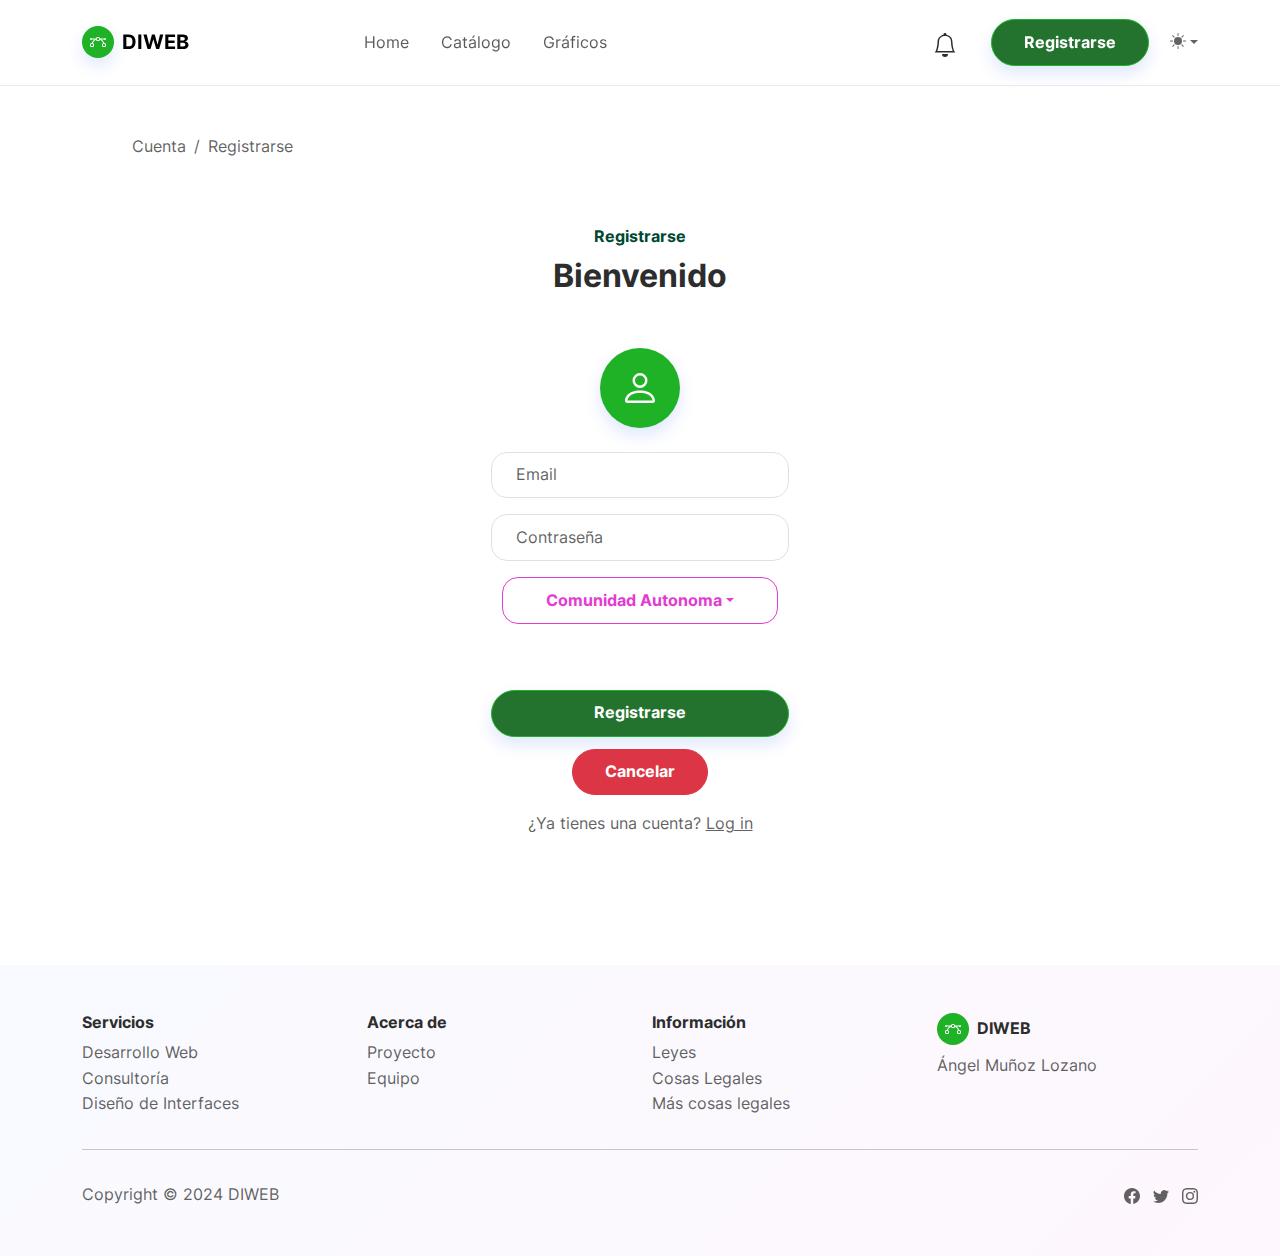
<file: signup.html>
<!DOCTYPE html>
<html data-bs-theme="light" lang="en">

<head>
    <meta charset="utf-8">
    <meta name="viewport" content="width=device-width, initial-scale=1.0, shrink-to-fit=no">
    <title>Registro - DIWEB</title>
    <meta name="author" content="amunlozb">
    <script src="assets/js/tema.js"></script>
    <link rel="stylesheet" href="assets/bootstrap/css/bootstrap.min.css">
    <link rel="stylesheet" href="assets/css/Inter.css">
    <link rel="stylesheet" href="assets/css/animate.min.css">
    <link rel="stylesheet" href="assets/css/Articles-Cards-images.css">
</head>

<body>
    <!-- Nav -->
    <nav class="navbar navbar-expand-md sticky-top navbar-shrink py-3 navbar-light" id="mainNav">
        <div class="container"><a class="navbar-brand d-flex align-items-center" href="index.html"><span class="bs-icon-sm bs-icon-circle bs-icon-primary shadow d-flex justify-content-center align-items-center me-2 bs-icon"><svg xmlns="http://www.w3.org/2000/svg" width="1em" height="1em" fill="currentColor" viewBox="0 0 16 16" class="bi bi-bezier">
                        <path fill-rule="evenodd" d="M0 10.5A1.5 1.5 0 0 1 1.5 9h1A1.5 1.5 0 0 1 4 10.5v1A1.5 1.5 0 0 1 2.5 13h-1A1.5 1.5 0 0 1 0 11.5zm1.5-.5a.5.5 0 0 0-.5.5v1a.5.5 0 0 0 .5.5h1a.5.5 0 0 0 .5-.5v-1a.5.5 0 0 0-.5-.5zm10.5.5A1.5 1.5 0 0 1 13.5 9h1a1.5 1.5 0 0 1 1.5 1.5v1a1.5 1.5 0 0 1-1.5 1.5h-1a1.5 1.5 0 0 1-1.5-1.5zm1.5-.5a.5.5 0 0 0-.5.5v1a.5.5 0 0 0 .5.5h1a.5.5 0 0 0 .5-.5v-1a.5.5 0 0 0-.5-.5zM6 4.5A1.5 1.5 0 0 1 7.5 3h1A1.5 1.5 0 0 1 10 4.5v1A1.5 1.5 0 0 1 8.5 7h-1A1.5 1.5 0 0 1 6 5.5zM7.5 4a.5.5 0 0 0-.5.5v1a.5.5 0 0 0 .5.5h1a.5.5 0 0 0 .5-.5v-1a.5.5 0 0 0-.5-.5z"></path>
                        <path d="M6 4.5H1.866a1 1 0 1 0 0 1h2.668A6.517 6.517 0 0 0 1.814 9H2.5c.123 0 .244.015.358.043a5.517 5.517 0 0 1 3.185-3.185A1.503 1.503 0 0 1 6 5.5zm3.957 1.358A1.5 1.5 0 0 0 10 5.5v-1h4.134a1 1 0 1 1 0 1h-2.668a6.517 6.517 0 0 1 2.72 3.5H13.5c-.123 0-.243.015-.358.043a5.517 5.517 0 0 0-3.185-3.185z"></path>
                    </svg></span><span>DIWEB</span></a><button data-bs-toggle="collapse" class="navbar-toggler" data-bs-target="#navcol-1"><span class="visually-hidden">Toggle navigation</span><span class="navbar-toggler-icon"></span></button>
            <div class="collapse navbar-collapse" id="navcol-1">
                <ul class="navbar-nav mx-auto">
                    <li class="nav-item"><a class="nav-link" href="index.html">Home</a></li>
                    <li class="nav-item"><a class="nav-link" href="products.html">Catálogo</a></li>
                    <li class="nav-item"><a class="nav-link" href="graphs.html">Gráficos</a></li>
                    <li class="nav-item"></li>
                </ul><span class="align-self-center ms-auto navbar-text" style="margin-right: 10px;"><button class="btn btn-sm" type="button" data-bs-target="#toast-1" data-bs-toggle="toast" style="opacity: 1;border-style: none;" aria-label="Botón de la campana de notificaciones"><svg xmlns="http://www.w3.org/2000/svg" width="1em" height="1em" fill="currentColor" viewBox="0 0 16 16" class="bi bi-bell fs-4 text-center" data-bss-hover-animate="swing" style="transform: translate(0px) translateY(2px);padding-right: 0px;padding-left: 0px;opacity: 1;">
                            <path d="M8 16a2 2 0 0 0 2-2H6a2 2 0 0 0 2 2M8 1.918l-.797.161A4.002 4.002 0 0 0 4 6c0 .628-.134 2.197-.459 3.742-.16.767-.376 1.566-.663 2.258h10.244c-.287-.692-.502-1.49-.663-2.258C12.134 8.197 12 6.628 12 6a4.002 4.002 0 0 0-3.203-3.92L8 1.917zM14.22 12c.223.447.481.801.78 1H1c.299-.199.557-.553.78-1C2.68 10.2 3 6.88 3 6c0-2.42 1.72-4.44 4.005-4.901a1 1 0 1 1 1.99 0A5.002 5.002 0 0 1 13 6c0 .88.32 4.2 1.22 6"></path>
                        </svg></button></span><a class="btn btn-primary shadow" role="button" href="signup.html">Registrarse</a>
                <div class="theme-switcher dropdown" style="padding-left: 21px;"><a class="dropdown-toggle" aria-expanded="false" data-bs-toggle="dropdown" href="#" aria-label="Dropdown para cambiar de tema" style="--bs-primary: #3763f4;--bs-primary-rgb: 55,99,244;"><svg xmlns="http://www.w3.org/2000/svg" width="1em" height="1em" fill="currentColor" viewBox="0 0 16 16" class="bi bi-sun-fill mb-1">
                            <path d="M8 12a4 4 0 1 0 0-8 4 4 0 0 0 0 8M8 0a.5.5 0 0 1 .5.5v2a.5.5 0 0 1-1 0v-2A.5.5 0 0 1 8 0m0 13a.5.5 0 0 1 .5.5v2a.5.5 0 0 1-1 0v-2A.5.5 0 0 1 8 13m8-5a.5.5 0 0 1-.5.5h-2a.5.5 0 0 1 0-1h2a.5.5 0 0 1 .5.5M3 8a.5.5 0 0 1-.5.5h-2a.5.5 0 0 1 0-1h2A.5.5 0 0 1 3 8m10.657-5.657a.5.5 0 0 1 0 .707l-1.414 1.415a.5.5 0 1 1-.707-.708l1.414-1.414a.5.5 0 0 1 .707 0m-9.193 9.193a.5.5 0 0 1 0 .707L3.05 13.657a.5.5 0 0 1-.707-.707l1.414-1.414a.5.5 0 0 1 .707 0zm9.193 2.121a.5.5 0 0 1-.707 0l-1.414-1.414a.5.5 0 0 1 .707-.707l1.414 1.414a.5.5 0 0 1 0 .707M4.464 4.465a.5.5 0 0 1-.707 0L2.343 3.05a.5.5 0 1 1 .707-.707l1.414 1.414a.5.5 0 0 1 0 .708z"></path>
                        </svg></a>
                    <div class="dropdown-menu"><a class="dropdown-item d-flex align-items-center" href="#" data-bs-theme-value="light"><svg xmlns="http://www.w3.org/2000/svg" width="1em" height="1em" fill="currentColor" viewBox="0 0 16 16" class="bi bi-sun-fill opacity-50 me-2">
                                <path d="M8 12a4 4 0 1 0 0-8 4 4 0 0 0 0 8M8 0a.5.5 0 0 1 .5.5v2a.5.5 0 0 1-1 0v-2A.5.5 0 0 1 8 0m0 13a.5.5 0 0 1 .5.5v2a.5.5 0 0 1-1 0v-2A.5.5 0 0 1 8 13m8-5a.5.5 0 0 1-.5.5h-2a.5.5 0 0 1 0-1h2a.5.5 0 0 1 .5.5M3 8a.5.5 0 0 1-.5.5h-2a.5.5 0 0 1 0-1h2A.5.5 0 0 1 3 8m10.657-5.657a.5.5 0 0 1 0 .707l-1.414 1.415a.5.5 0 1 1-.707-.708l1.414-1.414a.5.5 0 0 1 .707 0m-9.193 9.193a.5.5 0 0 1 0 .707L3.05 13.657a.5.5 0 0 1-.707-.707l1.414-1.414a.5.5 0 0 1 .707 0zm9.193 2.121a.5.5 0 0 1-.707 0l-1.414-1.414a.5.5 0 0 1 .707-.707l1.414 1.414a.5.5 0 0 1 0 .707M4.464 4.465a.5.5 0 0 1-.707 0L2.343 3.05a.5.5 0 1 1 .707-.707l1.414 1.414a.5.5 0 0 1 0 .708z"></path>
                            </svg>Claro</a><a class="dropdown-item d-flex align-items-center" href="#" data-bs-theme-value="dark"><svg xmlns="http://www.w3.org/2000/svg" width="1em" height="1em" fill="currentColor" viewBox="0 0 16 16" class="bi bi-moon-stars-fill opacity-50 me-2">
                                <path d="M6 .278a.768.768 0 0 1 .08.858 7.208 7.208 0 0 0-.878 3.46c0 4.021 3.278 7.277 7.318 7.277.527 0 1.04-.055 1.533-.16a.787.787 0 0 1 .81.316.733.733 0 0 1-.031.893A8.349 8.349 0 0 1 8.344 16C3.734 16 0 12.286 0 7.71 0 4.266 2.114 1.312 5.124.06A.752.752 0 0 1 6 .278"></path>
                                <path d="M10.794 3.148a.217.217 0 0 1 .412 0l.387 1.162c.173.518.579.924 1.097 1.097l1.162.387a.217.217 0 0 1 0 .412l-1.162.387a1.734 1.734 0 0 0-1.097 1.097l-.387 1.162a.217.217 0 0 1-.412 0l-.387-1.162A1.734 1.734 0 0 0 9.31 6.593l-1.162-.387a.217.217 0 0 1 0-.412l1.162-.387a1.734 1.734 0 0 0 1.097-1.097l.387-1.162zM13.863.099a.145.145 0 0 1 .274 0l.258.774c.115.346.386.617.732.732l.774.258a.145.145 0 0 1 0 .274l-.774.258a1.156 1.156 0 0 0-.732.732l-.258.774a.145.145 0 0 1-.274 0l-.258-.774a1.156 1.156 0 0 0-.732-.732l-.774-.258a.145.145 0 0 1 0-.274l.774-.258c.346-.115.617-.386.732-.732L13.863.1z"></path>
                            </svg>Oscuro</a></div>
                </div>
            </div>
        </div>
    </nav>
    <!-- Toast -->
    <section class="d-flex flex-column py-5">
        <div class="toast fade text-start flex-row align-self-end hide" role="alert" id="toast-1" style="/*margin: 10px;*/margin-right: 20px;padding-left: 0px;margin-left: 0px;position: fixed;overflow: visible;z-index: 30;opacity: 1;margin-top: -30px;">
            <div class="toast-header" style="text-align: center;"><strong class="me-auto">Título</strong><small>hace 10 min</small><button class="btn-close ms-2 mb-1 close" type="button" aria-label="Cerrar" data-bs-dismiss="toast"></button></div>
            <div class="toast-body" role="alert" style="opacity: 1;">
                <p>Nullam id dolor id nibh ultricies vehicula ut id elit. Cras justo odio, dapibus ac facilisis in, egestas eget quam. Donec id elit non mi porta gravida at eget metus.</p>
            </div>
        </div>
        <!-- Breadcrumbs -->
        <div class="container">
            <ol class="breadcrumb" style="transform: translate(50px);">
                <li class="breadcrumb-item"><a href="#"><span>Cuenta</span></a></li>
                <li class="breadcrumb-item"><a href="#"><span>Registrarse</span></a></li>
            </ol>
        </div>
        <!-- Modal (Cancelar) -->
        <div class="container py-5">
            <div class="modal fade" role="dialog" tabindex="-1" id="modal-1">
                <div class="modal-dialog" role="document">
                    <div class="modal-content">
                        <div class="modal-header">
                            <h4 class="modal-title">¿Estás seguro?</h4><button class="btn-close" type="button" aria-label="Cerrar" data-bs-dismiss="modal"></button>
                        </div>
                        <div class="modal-body">
                            <p>Si confirmas, se perderán todos los datos introducidos.</p>
                        </div>
                        <div class="modal-footer"><button class="btn btn-danger" type="button" data-bs-dismiss="modal">Cancelar</button><button class="btn btn-primary" type="button" data-bs-dismiss="modal">Confirmar</button></div>
                    </div>
                </div>
            </div>
            <!-- Título -->
            <div class="row mb-4 mb-lg-5">
                <div class="col-md-8 col-xl-6 text-center mx-auto">
                    <p class="fw-bold text-success-emphasis mb-2">Registrarse</p>
                    <h2 class="fw-bold">Bienvenido</h2>
                </div>
            </div>
            <!-- Formulario -->
            <div class="row d-flex justify-content-center">
                <div class="col-md-6 col-xl-4">
                    <div class="card">
                        <div class="card-body text-center d-flex flex-column align-items-center" style="margin-top: -44px;">
                            <div class="bs-icon-xl bs-icon-circle bs-icon-primary shadow bs-icon my-4"><svg xmlns="http://www.w3.org/2000/svg" width="1em" height="1em" fill="currentColor" viewBox="0 0 16 16" class="bi bi-person">
                                    <path d="M8 8a3 3 0 1 0 0-6 3 3 0 0 0 0 6m2-3a2 2 0 1 1-4 0 2 2 0 0 1 4 0m4 8c0 1-1 1-1 1H3s-1 0-1-1 1-4 6-4 6 3 6 4m-1-.004c-.001-.246-.154-.986-.832-1.664C11.516 10.68 10.289 10 8 10c-2.29 0-3.516.68-4.168 1.332-.678.678-.83 1.418-.832 1.664z"></path>
                                </svg></div>
                            <form method="post" data-bs-theme="light">
                                <div class="mb-3"><input class="form-control" type="email" data-bs-toggle="tooltip" data-bss-tooltip="" name="email" placeholder="Email" title="Introduce tu correo electróinico."></div>
                                <div class="mb-3"><input class="form-control" type="password" data-bs-toggle="tooltip" data-bss-tooltip="" name="password" placeholder="Contraseña" title="Introduce tu contraseña."></div>
                                <div class="mb-3">
                                    <!-- Dropdown (Comunidades Autónomas) -->
                                    <div class="dropdown"><button class="btn btn-outline-secondary dropdown-toggle" aria-expanded="false" data-bs-toggle="dropdown" type="button" style="border-radius: 16px;width: 276px;" aria-label="Dropdown de comunidades autonomas">Comunidad Autonoma</button>
                                        <div class="dropdown-menu"><a class="dropdown-item" href="#" aria-label="Andalucía">Andalucía</a><a class="dropdown-item" href="#" aria-label="Galicia">Galicia</a><a class="dropdown-item" href="#" aria-label="Madrid">Madrid</a><a class="dropdown-item" href="#" aria-label="Extremadura">Extremadura</a><a class="dropdown-item" href="#" aria-label="Murcia">Murcia</a></div>
                                    </div>
                                </div><button class="btn btn-primary shadow d-block w-100" type="submit" style="margin-bottom: 17px;margin-top: 66px;">Registrarse</button>
                                <div class="d-flex justify-content-evenly"><button class="btn btn-danger" type="button" data-bs-target="#modal-1" data-bs-toggle="modal" style="text-align: left;margin-top: -5px;">Cancelar</button></div>
                                <div class="mb-3"></div>
                            </form>
                            <p class="text-muted">¿Ya tienes una cuenta?&nbsp;<a href="login.html">Log in</a></p>
                        </div>
                    </div>
                </div>
            </div>
        </div>
    </section>
    <!-- Footer -->
    <footer class="bg-primary-gradient">
        <div class="container py-4 py-lg-5">
            <div class="row justify-content-center">
                <div class="col-sm-4 col-md-3 text-center text-lg-start d-flex flex-column">
                    <h3 class="fs-6 fw-bold">Servicios</h3>
                    <ul class="list-unstyled">
                        <li><a href="#">Desarrollo Web</a></li>
                        <li><a href="#">Consultoría</a></li>
                        <li><a href="#">Diseño de Interfaces</a></li>
                    </ul>
                </div>
                <div class="col-sm-4 col-md-3 text-center text-lg-start d-flex flex-column">
                    <h3 class="fs-6 fw-bold">Acerca de</h3>
                    <ul class="list-unstyled">
                        <li><a href="#">Proyecto</a></li>
                        <li><a href="#">Equipo</a></li>
                        <li></li>
                    </ul>
                </div>
                <div class="col-sm-4 col-md-3 text-center text-lg-start d-flex flex-column">
                    <h3 class="fs-6 fw-bold">Información</h3>
                    <ul class="list-unstyled">
                        <li><a href="#">Leyes</a></li>
                        <li><a href="#">Cosas Legales</a></li>
                        <li><a href="#">Más cosas legales</a></li>
                    </ul>
                </div>
                <div class="col-lg-3 text-center text-lg-start d-flex flex-column align-items-center order-first align-items-lg-start order-lg-last">
                    <div class="fw-bold d-flex align-items-center mb-2"><span class="bs-icon-sm bs-icon-circle bs-icon-primary d-flex justify-content-center align-items-center bs-icon me-2"><svg xmlns="http://www.w3.org/2000/svg" width="1em" height="1em" fill="currentColor" viewBox="0 0 16 16" class="bi bi-bezier">
                                <path fill-rule="evenodd" d="M0 10.5A1.5 1.5 0 0 1 1.5 9h1A1.5 1.5 0 0 1 4 10.5v1A1.5 1.5 0 0 1 2.5 13h-1A1.5 1.5 0 0 1 0 11.5zm1.5-.5a.5.5 0 0 0-.5.5v1a.5.5 0 0 0 .5.5h1a.5.5 0 0 0 .5-.5v-1a.5.5 0 0 0-.5-.5zm10.5.5A1.5 1.5 0 0 1 13.5 9h1a1.5 1.5 0 0 1 1.5 1.5v1a1.5 1.5 0 0 1-1.5 1.5h-1a1.5 1.5 0 0 1-1.5-1.5zm1.5-.5a.5.5 0 0 0-.5.5v1a.5.5 0 0 0 .5.5h1a.5.5 0 0 0 .5-.5v-1a.5.5 0 0 0-.5-.5zM6 4.5A1.5 1.5 0 0 1 7.5 3h1A1.5 1.5 0 0 1 10 4.5v1A1.5 1.5 0 0 1 8.5 7h-1A1.5 1.5 0 0 1 6 5.5zM7.5 4a.5.5 0 0 0-.5.5v1a.5.5 0 0 0 .5.5h1a.5.5 0 0 0 .5-.5v-1a.5.5 0 0 0-.5-.5z"></path>
                                <path d="M6 4.5H1.866a1 1 0 1 0 0 1h2.668A6.517 6.517 0 0 0 1.814 9H2.5c.123 0 .244.015.358.043a5.517 5.517 0 0 1 3.185-3.185A1.503 1.503 0 0 1 6 5.5zm3.957 1.358A1.5 1.5 0 0 0 10 5.5v-1h4.134a1 1 0 1 1 0 1h-2.668a6.517 6.517 0 0 1 2.72 3.5H13.5c-.123 0-.243.015-.358.043a5.517 5.517 0 0 0-3.185-3.185z"></path>
                            </svg></span><span>DIWEB</span></div>
                    <p class="text-muted">Ángel Muñoz Lozano</p>
                </div>
            </div>
            <hr>
            <div class="text-muted d-flex justify-content-between align-items-center pt-3">
                <p class="mb-0">Copyright © 2024 DIWEB</p>
                <ul class="list-inline mb-0">
                    <li class="list-inline-item"><svg xmlns="http://www.w3.org/2000/svg" width="1em" height="1em" fill="currentColor" viewBox="0 0 16 16" class="bi bi-facebook">
                            <path d="M16 8.049c0-4.446-3.582-8.05-8-8.05C3.58 0-.002 3.603-.002 8.05c0 4.017 2.926 7.347 6.75 7.951v-5.625h-2.03V8.05H6.75V6.275c0-2.017 1.195-3.131 3.022-3.131.876 0 1.791.157 1.791.157v1.98h-1.009c-.993 0-1.303.621-1.303 1.258v1.51h2.218l-.354 2.326H9.25V16c3.824-.604 6.75-3.934 6.75-7.951"></path>
                        </svg></li>
                    <li class="list-inline-item"><svg xmlns="http://www.w3.org/2000/svg" width="1em" height="1em" fill="currentColor" viewBox="0 0 16 16" class="bi bi-twitter">
                            <path d="M5.026 15c6.038 0 9.341-5.003 9.341-9.334 0-.14 0-.282-.006-.422A6.685 6.685 0 0 0 16 3.542a6.658 6.658 0 0 1-1.889.518 3.301 3.301 0 0 0 1.447-1.817 6.533 6.533 0 0 1-2.087.793A3.286 3.286 0 0 0 7.875 6.03a9.325 9.325 0 0 1-6.767-3.429 3.289 3.289 0 0 0 1.018 4.382A3.323 3.323 0 0 1 .64 6.575v.045a3.288 3.288 0 0 0 2.632 3.218 3.203 3.203 0 0 1-.865.115 3.23 3.23 0 0 1-.614-.057 3.283 3.283 0 0 0 3.067 2.277A6.588 6.588 0 0 1 .78 13.58a6.32 6.32 0 0 1-.78-.045A9.344 9.344 0 0 0 5.026 15"></path>
                        </svg></li>
                    <li class="list-inline-item"><svg xmlns="http://www.w3.org/2000/svg" width="1em" height="1em" fill="currentColor" viewBox="0 0 16 16" class="bi bi-instagram">
                            <path d="M8 0C5.829 0 5.556.01 4.703.048 3.85.088 3.269.222 2.76.42a3.917 3.917 0 0 0-1.417.923A3.927 3.927 0 0 0 .42 2.76C.222 3.268.087 3.85.048 4.7.01 5.555 0 5.827 0 8.001c0 2.172.01 2.444.048 3.297.04.852.174 1.433.372 1.942.205.526.478.972.923 1.417.444.445.89.719 1.416.923.51.198 1.09.333 1.942.372C5.555 15.99 5.827 16 8 16s2.444-.01 3.298-.048c.851-.04 1.434-.174 1.943-.372a3.916 3.916 0 0 0 1.416-.923c.445-.445.718-.891.923-1.417.197-.509.332-1.09.372-1.942C15.99 10.445 16 10.173 16 8s-.01-2.445-.048-3.299c-.04-.851-.175-1.433-.372-1.941a3.926 3.926 0 0 0-.923-1.417A3.911 3.911 0 0 0 13.24.42c-.51-.198-1.092-.333-1.943-.372C10.443.01 10.172 0 7.998 0h.003zm-.717 1.442h.718c2.136 0 2.389.007 3.232.046.78.035 1.204.166 1.486.275.373.145.64.319.92.599.28.28.453.546.598.92.11.281.24.705.275 1.485.039.843.047 1.096.047 3.231s-.008 2.389-.047 3.232c-.035.78-.166 1.203-.275 1.485a2.47 2.47 0 0 1-.599.919c-.28.28-.546.453-.92.598-.28.11-.704.24-1.485.276-.843.038-1.096.047-3.232.047s-2.39-.009-3.233-.047c-.78-.036-1.203-.166-1.485-.276a2.478 2.478 0 0 1-.92-.598 2.48 2.48 0 0 1-.6-.92c-.109-.281-.24-.705-.275-1.485-.038-.843-.046-1.096-.046-3.233 0-2.136.008-2.388.046-3.231.036-.78.166-1.204.276-1.486.145-.373.319-.64.599-.92.28-.28.546-.453.92-.598.282-.11.705-.24 1.485-.276.738-.034 1.024-.044 2.515-.045v.002zm4.988 1.328a.96.96 0 1 0 0 1.92.96.96 0 0 0 0-1.92zm-4.27 1.122a4.109 4.109 0 1 0 0 8.217 4.109 4.109 0 0 0 0-8.217zm0 1.441a2.667 2.667 0 1 1 0 5.334 2.667 2.667 0 0 1 0-5.334"></path>
                        </svg></li>
                </ul>
            </div>
        </div>
    </footer>
    <script src="assets/bootstrap/js/bootstrap.min.js"></script>
    <script src="assets/js/bs-init.js"></script>
</body>

</html>
</file>
<file: assets/css/Inter.css>
@font-face {
	font-family: 'Inter';
	src: url(../../assets/fonts/Inter-da21e2a50eca13b79acef898ed518608.woff2) format('woff2');
	font-weight: 300;
	font-style: normal;
	font-display: swap;
	unicode-range: U+0460-052F, U+1C80-1C88, U+20B4, U+2DE0-2DFF, U+A640-A69F, U+FE2E-FE2F;
}

@font-face {
	font-family: 'Inter';
	src: url(../../assets/fonts/Inter-9aaca75401cd5a476ff169996a7dbd74.woff2) format('woff2');
	font-weight: 300;
	font-style: normal;
	font-display: swap;
	unicode-range: U+0301, U+0400-045F, U+0490-0491, U+04B0-04B1, U+2116;
}

@font-face {
	font-family: 'Inter';
	src: url(../../assets/fonts/Inter-e35137e847da8b6772f9408648e42329.woff2) format('woff2');
	font-weight: 300;
	font-style: normal;
	font-display: swap;
	unicode-range: U+1F00-1FFF;
}

@font-face {
	font-family: 'Inter';
	src: url(../../assets/fonts/Inter-59bee25d5264d62b70eb26b456ed9252.woff2) format('woff2');
	font-weight: 300;
	font-style: normal;
	font-display: swap;
	unicode-range: U+0370-0377, U+037A-037F, U+0384-038A, U+038C, U+038E-03A1, U+03A3-03FF;
}

@font-face {
	font-family: 'Inter';
	src: url(../../assets/fonts/Inter-7e0cf2fff049385210eb883187001d6c.woff2) format('woff2');
	font-weight: 300;
	font-style: normal;
	font-display: swap;
	unicode-range: U+0102-0103, U+0110-0111, U+0128-0129, U+0168-0169, U+01A0-01A1, U+01AF-01B0, U+0300-0301, U+0303-0304, U+0308-0309, U+0323, U+0329, U+1EA0-1EF9, U+20AB;
}

@font-face {
	font-family: 'Inter';
	src: url(../../assets/fonts/Inter-9ebc94d3c77fd5d2da5c32867a6e10bf.woff2) format('woff2');
	font-weight: 300;
	font-style: normal;
	font-display: swap;
	unicode-range: U+0100-02AF, U+0304, U+0308, U+0329, U+1E00-1E9F, U+1EF2-1EFF, U+2020, U+20A0-20AB, U+20AD-20C0, U+2113, U+2C60-2C7F, U+A720-A7FF;
}

@font-face {
	font-family: 'Inter';
	src: url(../../assets/fonts/Inter-396ef5b9aadd406fff1fadda3447adb8.woff2) format('woff2');
	font-weight: 300;
	font-style: normal;
	font-display: swap;
	unicode-range: U+0000-00FF, U+0131, U+0152-0153, U+02BB-02BC, U+02C6, U+02DA, U+02DC, U+0304, U+0308, U+0329, U+2000-206F, U+2074, U+20AC, U+2122, U+2191, U+2193, U+2212, U+2215, U+FEFF, U+FFFD;
}

@font-face {
	font-family: 'Inter';
	src: url(../../assets/fonts/Inter-da21e2a50eca13b79acef898ed518608.woff2) format('woff2');
	font-weight: 400;
	font-style: normal;
	font-display: swap;
	unicode-range: U+0460-052F, U+1C80-1C88, U+20B4, U+2DE0-2DFF, U+A640-A69F, U+FE2E-FE2F;
}

@font-face {
	font-family: 'Inter';
	src: url(../../assets/fonts/Inter-9aaca75401cd5a476ff169996a7dbd74.woff2) format('woff2');
	font-weight: 400;
	font-style: normal;
	font-display: swap;
	unicode-range: U+0301, U+0400-045F, U+0490-0491, U+04B0-04B1, U+2116;
}

@font-face {
	font-family: 'Inter';
	src: url(../../assets/fonts/Inter-e35137e847da8b6772f9408648e42329.woff2) format('woff2');
	font-weight: 400;
	font-style: normal;
	font-display: swap;
	unicode-range: U+1F00-1FFF;
}

@font-face {
	font-family: 'Inter';
	src: url(../../assets/fonts/Inter-59bee25d5264d62b70eb26b456ed9252.woff2) format('woff2');
	font-weight: 400;
	font-style: normal;
	font-display: swap;
	unicode-range: U+0370-0377, U+037A-037F, U+0384-038A, U+038C, U+038E-03A1, U+03A3-03FF;
}

@font-face {
	font-family: 'Inter';
	src: url(../../assets/fonts/Inter-7e0cf2fff049385210eb883187001d6c.woff2) format('woff2');
	font-weight: 400;
	font-style: normal;
	font-display: swap;
	unicode-range: U+0102-0103, U+0110-0111, U+0128-0129, U+0168-0169, U+01A0-01A1, U+01AF-01B0, U+0300-0301, U+0303-0304, U+0308-0309, U+0323, U+0329, U+1EA0-1EF9, U+20AB;
}

@font-face {
	font-family: 'Inter';
	src: url(../../assets/fonts/Inter-9ebc94d3c77fd5d2da5c32867a6e10bf.woff2) format('woff2');
	font-weight: 400;
	font-style: normal;
	font-display: swap;
	unicode-range: U+0100-02AF, U+0304, U+0308, U+0329, U+1E00-1E9F, U+1EF2-1EFF, U+2020, U+20A0-20AB, U+20AD-20C0, U+2113, U+2C60-2C7F, U+A720-A7FF;
}

@font-face {
	font-family: 'Inter';
	src: url(../../assets/fonts/Inter-396ef5b9aadd406fff1fadda3447adb8.woff2) format('woff2');
	font-weight: 400;
	font-style: normal;
	font-display: swap;
	unicode-range: U+0000-00FF, U+0131, U+0152-0153, U+02BB-02BC, U+02C6, U+02DA, U+02DC, U+0304, U+0308, U+0329, U+2000-206F, U+2074, U+20AC, U+2122, U+2191, U+2193, U+2212, U+2215, U+FEFF, U+FFFD;
}

@font-face {
	font-family: 'Inter';
	src: url(../../assets/fonts/Inter-da21e2a50eca13b79acef898ed518608.woff2) format('woff2');
	font-weight: 600;
	font-style: normal;
	font-display: swap;
	unicode-range: U+0460-052F, U+1C80-1C88, U+20B4, U+2DE0-2DFF, U+A640-A69F, U+FE2E-FE2F;
}

@font-face {
	font-family: 'Inter';
	src: url(../../assets/fonts/Inter-9aaca75401cd5a476ff169996a7dbd74.woff2) format('woff2');
	font-weight: 600;
	font-style: normal;
	font-display: swap;
	unicode-range: U+0301, U+0400-045F, U+0490-0491, U+04B0-04B1, U+2116;
}

@font-face {
	font-family: 'Inter';
	src: url(../../assets/fonts/Inter-e35137e847da8b6772f9408648e42329.woff2) format('woff2');
	font-weight: 600;
	font-style: normal;
	font-display: swap;
	unicode-range: U+1F00-1FFF;
}

@font-face {
	font-family: 'Inter';
	src: url(../../assets/fonts/Inter-59bee25d5264d62b70eb26b456ed9252.woff2) format('woff2');
	font-weight: 600;
	font-style: normal;
	font-display: swap;
	unicode-range: U+0370-0377, U+037A-037F, U+0384-038A, U+038C, U+038E-03A1, U+03A3-03FF;
}

@font-face {
	font-family: 'Inter';
	src: url(../../assets/fonts/Inter-7e0cf2fff049385210eb883187001d6c.woff2) format('woff2');
	font-weight: 600;
	font-style: normal;
	font-display: swap;
	unicode-range: U+0102-0103, U+0110-0111, U+0128-0129, U+0168-0169, U+01A0-01A1, U+01AF-01B0, U+0300-0301, U+0303-0304, U+0308-0309, U+0323, U+0329, U+1EA0-1EF9, U+20AB;
}

@font-face {
	font-family: 'Inter';
	src: url(../../assets/fonts/Inter-9ebc94d3c77fd5d2da5c32867a6e10bf.woff2) format('woff2');
	font-weight: 600;
	font-style: normal;
	font-display: swap;
	unicode-range: U+0100-02AF, U+0304, U+0308, U+0329, U+1E00-1E9F, U+1EF2-1EFF, U+2020, U+20A0-20AB, U+20AD-20C0, U+2113, U+2C60-2C7F, U+A720-A7FF;
}

@font-face {
	font-family: 'Inter';
	src: url(../../assets/fonts/Inter-396ef5b9aadd406fff1fadda3447adb8.woff2) format('woff2');
	font-weight: 600;
	font-style: normal;
	font-display: swap;
	unicode-range: U+0000-00FF, U+0131, U+0152-0153, U+02BB-02BC, U+02C6, U+02DA, U+02DC, U+0304, U+0308, U+0329, U+2000-206F, U+2074, U+20AC, U+2122, U+2191, U+2193, U+2212, U+2215, U+FEFF, U+FFFD;
}

@font-face {
	font-family: 'Inter';
	src: url(../../assets/fonts/Inter-da21e2a50eca13b79acef898ed518608.woff2) format('woff2');
	font-weight: 700;
	font-style: normal;
	font-display: swap;
	unicode-range: U+0460-052F, U+1C80-1C88, U+20B4, U+2DE0-2DFF, U+A640-A69F, U+FE2E-FE2F;
}

@font-face {
	font-family: 'Inter';
	src: url(../../assets/fonts/Inter-9aaca75401cd5a476ff169996a7dbd74.woff2) format('woff2');
	font-weight: 700;
	font-style: normal;
	font-display: swap;
	unicode-range: U+0301, U+0400-045F, U+0490-0491, U+04B0-04B1, U+2116;
}

@font-face {
	font-family: 'Inter';
	src: url(../../assets/fonts/Inter-e35137e847da8b6772f9408648e42329.woff2) format('woff2');
	font-weight: 700;
	font-style: normal;
	font-display: swap;
	unicode-range: U+1F00-1FFF;
}

@font-face {
	font-family: 'Inter';
	src: url(../../assets/fonts/Inter-59bee25d5264d62b70eb26b456ed9252.woff2) format('woff2');
	font-weight: 700;
	font-style: normal;
	font-display: swap;
	unicode-range: U+0370-0377, U+037A-037F, U+0384-038A, U+038C, U+038E-03A1, U+03A3-03FF;
}

@font-face {
	font-family: 'Inter';
	src: url(../../assets/fonts/Inter-7e0cf2fff049385210eb883187001d6c.woff2) format('woff2');
	font-weight: 700;
	font-style: normal;
	font-display: swap;
	unicode-range: U+0102-0103, U+0110-0111, U+0128-0129, U+0168-0169, U+01A0-01A1, U+01AF-01B0, U+0300-0301, U+0303-0304, U+0308-0309, U+0323, U+0329, U+1EA0-1EF9, U+20AB;
}

@font-face {
	font-family: 'Inter';
	src: url(../../assets/fonts/Inter-9ebc94d3c77fd5d2da5c32867a6e10bf.woff2) format('woff2');
	font-weight: 700;
	font-style: normal;
	font-display: swap;
	unicode-range: U+0100-02AF, U+0304, U+0308, U+0329, U+1E00-1E9F, U+1EF2-1EFF, U+2020, U+20A0-20AB, U+20AD-20C0, U+2113, U+2C60-2C7F, U+A720-A7FF;
}

@font-face {
	font-family: 'Inter';
	src: url(../../assets/fonts/Inter-396ef5b9aadd406fff1fadda3447adb8.woff2) format('woff2');
	font-weight: 700;
	font-style: normal;
	font-display: swap;
	unicode-range: U+0000-00FF, U+0131, U+0152-0153, U+02BB-02BC, U+02C6, U+02DA, U+02DC, U+0304, U+0308, U+0329, U+2000-206F, U+2074, U+20AC, U+2122, U+2191, U+2193, U+2212, U+2215, U+FEFF, U+FFFD;
}

@font-face {
	font-family: 'Inter';
	src: url(../../assets/fonts/Inter-da21e2a50eca13b79acef898ed518608.woff2) format('woff2');
	font-weight: 800;
	font-style: normal;
	font-display: swap;
	unicode-range: U+0460-052F, U+1C80-1C88, U+20B4, U+2DE0-2DFF, U+A640-A69F, U+FE2E-FE2F;
}

@font-face {
	font-family: 'Inter';
	src: url(../../assets/fonts/Inter-9aaca75401cd5a476ff169996a7dbd74.woff2) format('woff2');
	font-weight: 800;
	font-style: normal;
	font-display: swap;
	unicode-range: U+0301, U+0400-045F, U+0490-0491, U+04B0-04B1, U+2116;
}

@font-face {
	font-family: 'Inter';
	src: url(../../assets/fonts/Inter-e35137e847da8b6772f9408648e42329.woff2) format('woff2');
	font-weight: 800;
	font-style: normal;
	font-display: swap;
	unicode-range: U+1F00-1FFF;
}

@font-face {
	font-family: 'Inter';
	src: url(../../assets/fonts/Inter-59bee25d5264d62b70eb26b456ed9252.woff2) format('woff2');
	font-weight: 800;
	font-style: normal;
	font-display: swap;
	unicode-range: U+0370-0377, U+037A-037F, U+0384-038A, U+038C, U+038E-03A1, U+03A3-03FF;
}

@font-face {
	font-family: 'Inter';
	src: url(../../assets/fonts/Inter-7e0cf2fff049385210eb883187001d6c.woff2) format('woff2');
	font-weight: 800;
	font-style: normal;
	font-display: swap;
	unicode-range: U+0102-0103, U+0110-0111, U+0128-0129, U+0168-0169, U+01A0-01A1, U+01AF-01B0, U+0300-0301, U+0303-0304, U+0308-0309, U+0323, U+0329, U+1EA0-1EF9, U+20AB;
}

@font-face {
	font-family: 'Inter';
	src: url(../../assets/fonts/Inter-9ebc94d3c77fd5d2da5c32867a6e10bf.woff2) format('woff2');
	font-weight: 800;
	font-style: normal;
	font-display: swap;
	unicode-range: U+0100-02AF, U+0304, U+0308, U+0329, U+1E00-1E9F, U+1EF2-1EFF, U+2020, U+20A0-20AB, U+20AD-20C0, U+2113, U+2C60-2C7F, U+A720-A7FF;
}

@font-face {
	font-family: 'Inter';
	src: url(../../assets/fonts/Inter-396ef5b9aadd406fff1fadda3447adb8.woff2) format('woff2');
	font-weight: 800;
	font-style: normal;
	font-display: swap;
	unicode-range: U+0000-00FF, U+0131, U+0152-0153, U+02BB-02BC, U+02C6, U+02DA, U+02DC, U+0304, U+0308, U+0329, U+2000-206F, U+2074, U+20AC, U+2122, U+2191, U+2193, U+2212, U+2215, U+FEFF, U+FFFD;
}
</file>
<file: assets/css/Articles-Cards-images.css>
.fit-cover {
  object-fit: cover;
}
</file>
